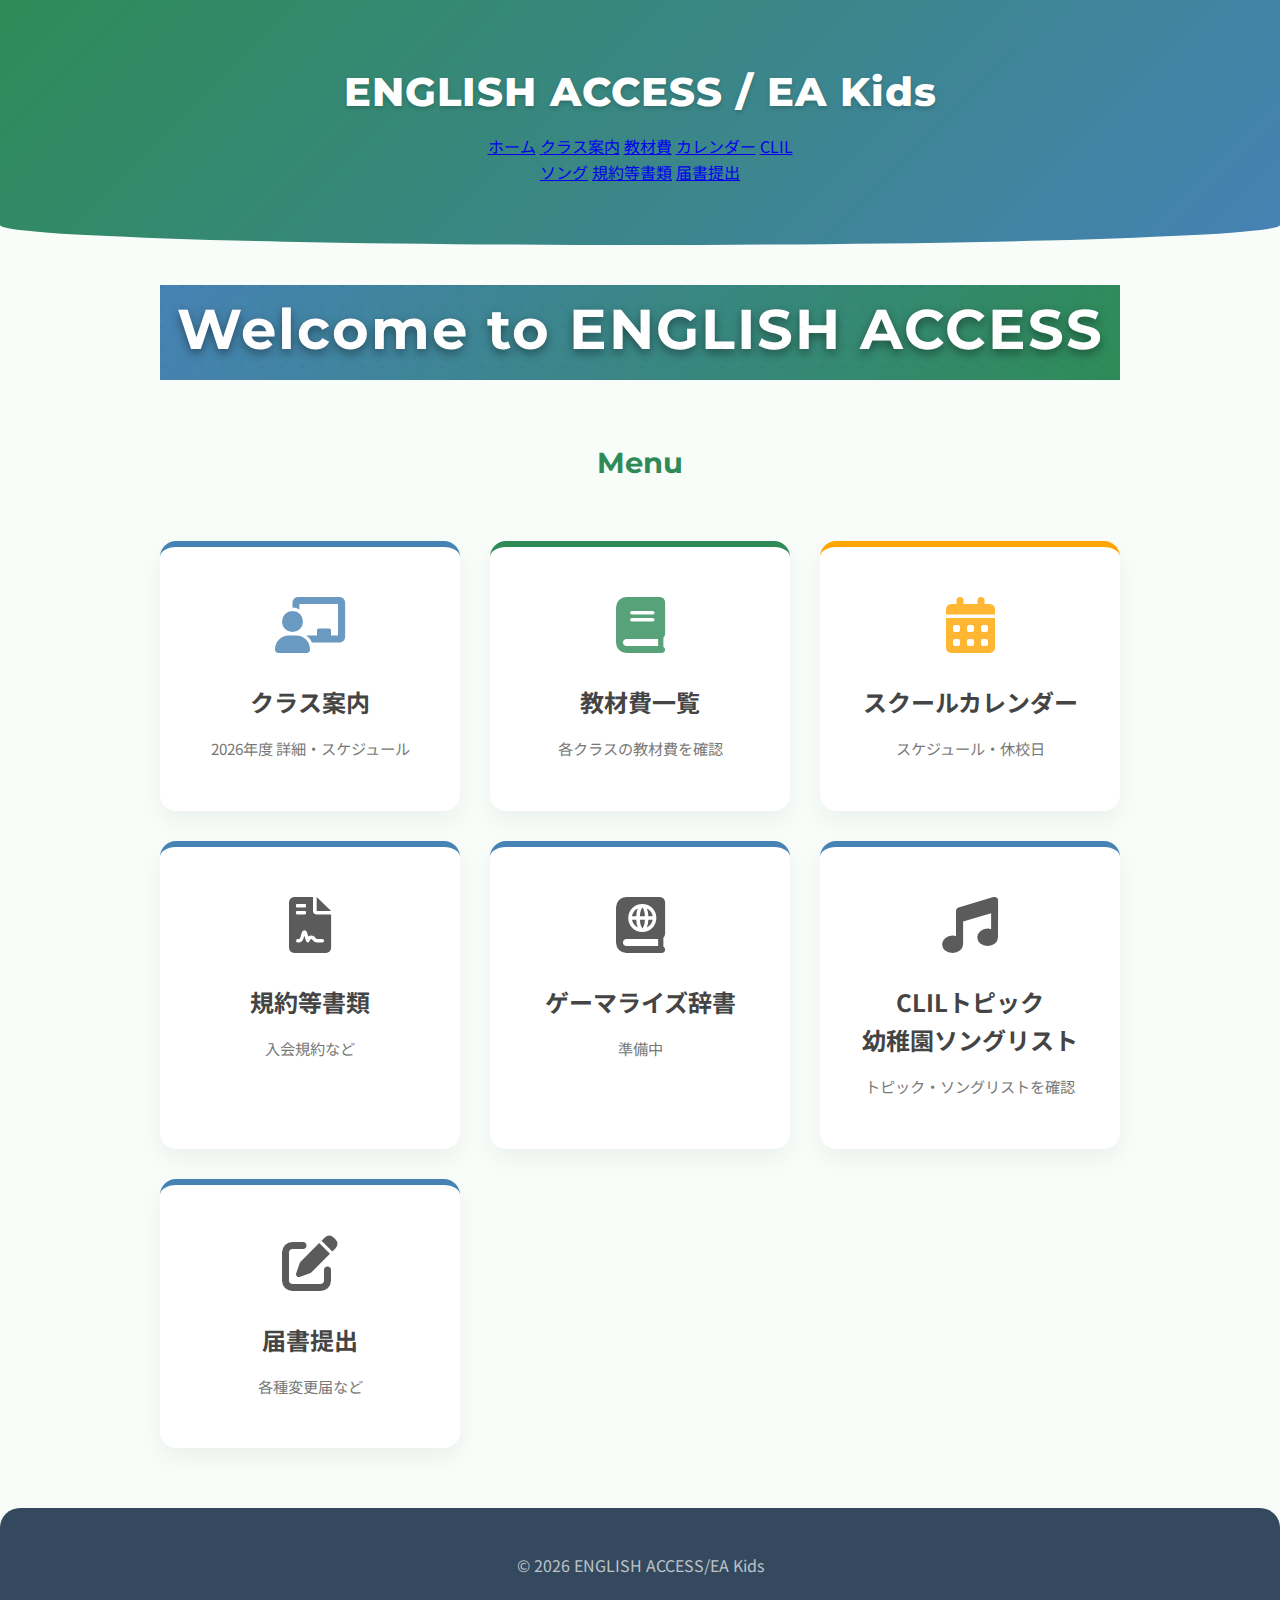
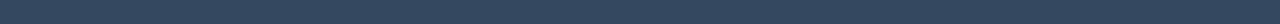
<file: index.html>
<!DOCTYPE html>
<html lang="ja">

<head>
    <meta charset="UTF-8">
    <meta name="viewport" content="width=device-width, initial-scale=1.0">
    <meta name="robots" content="noindex">
    <title>ホーム | ENGLISH ACCESS/EA Kids</title>
    <link rel="icon" type="image/png" href="img/favicon.png">
    <link rel="stylesheet" href="style.css">
    <link rel="stylesheet" href="https://cdnjs.cloudflare.com/ajax/libs/font-awesome/6.0.0-beta3/css/all.min.css">
    <!-- Google Fonts -->
    <link
        href="https://fonts.googleapis.com/css2?family=Montserrat:wght@600;800&family=Noto+Sans+JP:wght@400;700&display=swap"
        rel="stylesheet">
    <style>
        .menu-grid {
            display: grid;
            grid-template-columns: repeat(auto-fit, minmax(280px, 1fr));
            gap: 30px;
            margin-top: 40px;
        }

        .menu-card {
            background: white;
            border-radius: 12px;
            padding: 30px;
            box-shadow: 0 4px 12px rgba(0, 0, 0, 0.1);
            text-align: center;
            transition: transform 0.3s ease, box-shadow 0.3s ease;
            text-decoration: none;
            color: var(--text-color);
            border-top: 5px solid var(--primary-color);
            display: flex;
            flex-direction: column;
            align-items: center;
            justify-content: center;
            height: 100%;
        }

        .menu-card:hover {
            transform: translateY(-5px);
            box-shadow: 0 8px 16px rgba(0, 0, 0, 0.15);
        }

        .menu-icon {
            font-size: 3rem;
            color: var(--secondary-color);
            margin-bottom: 20px;
        }

        .menu-title {
            font-size: 1.4rem;
            font-weight: bold;
            color: var(--primary-color);
            margin-bottom: 10px;
        }

        .menu-desc {
            font-size: 0.95rem;
            color: #666;
        }
    </style>
</head>

<body>

    <header>
        <div class="container">
            <h1>ENGLISH ACCESS / EA Kids</h1>
            <!-- Global Navigation -->
            <nav class="global-nav">
                <a href="index.html" class="active">ホーム</a>
                <a href="2026-class-guide.html">クラス案内</a>
                <a href="material-fees.html">教材費</a>
                <a href="calendar.html">カレンダー</a>
                <a href="clil-songs.html">CLIL<br>ソング</a>
                <a href="documents.html">規約等書類</a>
                <a href="forms.html">届書提出</a>
            </nav>
        </div>
    </header>

    <div class="container">

        <!-- Hero Section -->
        <section class="hero-section simple">
            <h2 class="hero-title">Welcome to ENGLISH ACCESS</h2>
        </section>

        <!-- Main Contents -->
        <section>
            <h2 style="text-align: center; border: none; margin-bottom: 10px;">Menu</h2>
            <div class="quick-access-grid">
                <!-- Class Guide -->
                <a href="2026-class-guide.html" class="quick-card">
                    <i class="fas fa-chalkboard-teacher"></i>
                    <h3>クラス案内</h3>
                    <p>2026年度 詳細・スケジュール</p>
                </a>

                <!-- Material Fees -->
                <a href="material-fees.html" class="quick-card">
                    <i class="fas fa-book"></i>
                    <h3>教材費一覧</h3>
                    <p>各クラスの教材費を確認</p>
                </a>

                <!-- Calendar -->
                <a href="calendar.html" class="quick-card">
                    <i class="fas fa-calendar-alt"></i>
                    <h3>スクールカレンダー</h3>
                    <p>スケジュール・休校日</p>
                </a>

                <!-- Documents -->
                <a href="documents.html" class="quick-card">
                    <i class="fas fa-file-contract"></i>
                    <h3>規約等書類</h3>
                    <p>入会規約など</p>
                </a>

                <!-- Gamerize Dictionary (Placeholder) -->
                <a href="#" class="quick-card" onclick="alert('準備中です'); return false;">
                    <i class="fas fa-book-atlas"></i>
                    <h3>ゲーマライズ辞書</h3>
                    <p>準備中</p>
                </a>

                <!-- CLIL / Song List -->
                <a href="clil-songs.html" class="quick-card">
                    <i class="fas fa-music"></i>
                    <h3>CLILトピック<br>幼稚園ソングリスト</h3>
                    <p>トピック・ソングリストを確認</p>
                </a>

                <!-- Forms -->
                <a href="forms.html" class="quick-card">
                    <i class="fas fa-edit"></i>
                    <h3>届書提出</h3>
                    <p>各種変更届など</p>
                </a>
            </div>
        </section>

    </div>

    <footer>
        <div class="container">
            <p>&copy; 2026 ENGLISH ACCESS/EA Kids</p>
        </div>
    </footer>

</body>

</html>
</file>
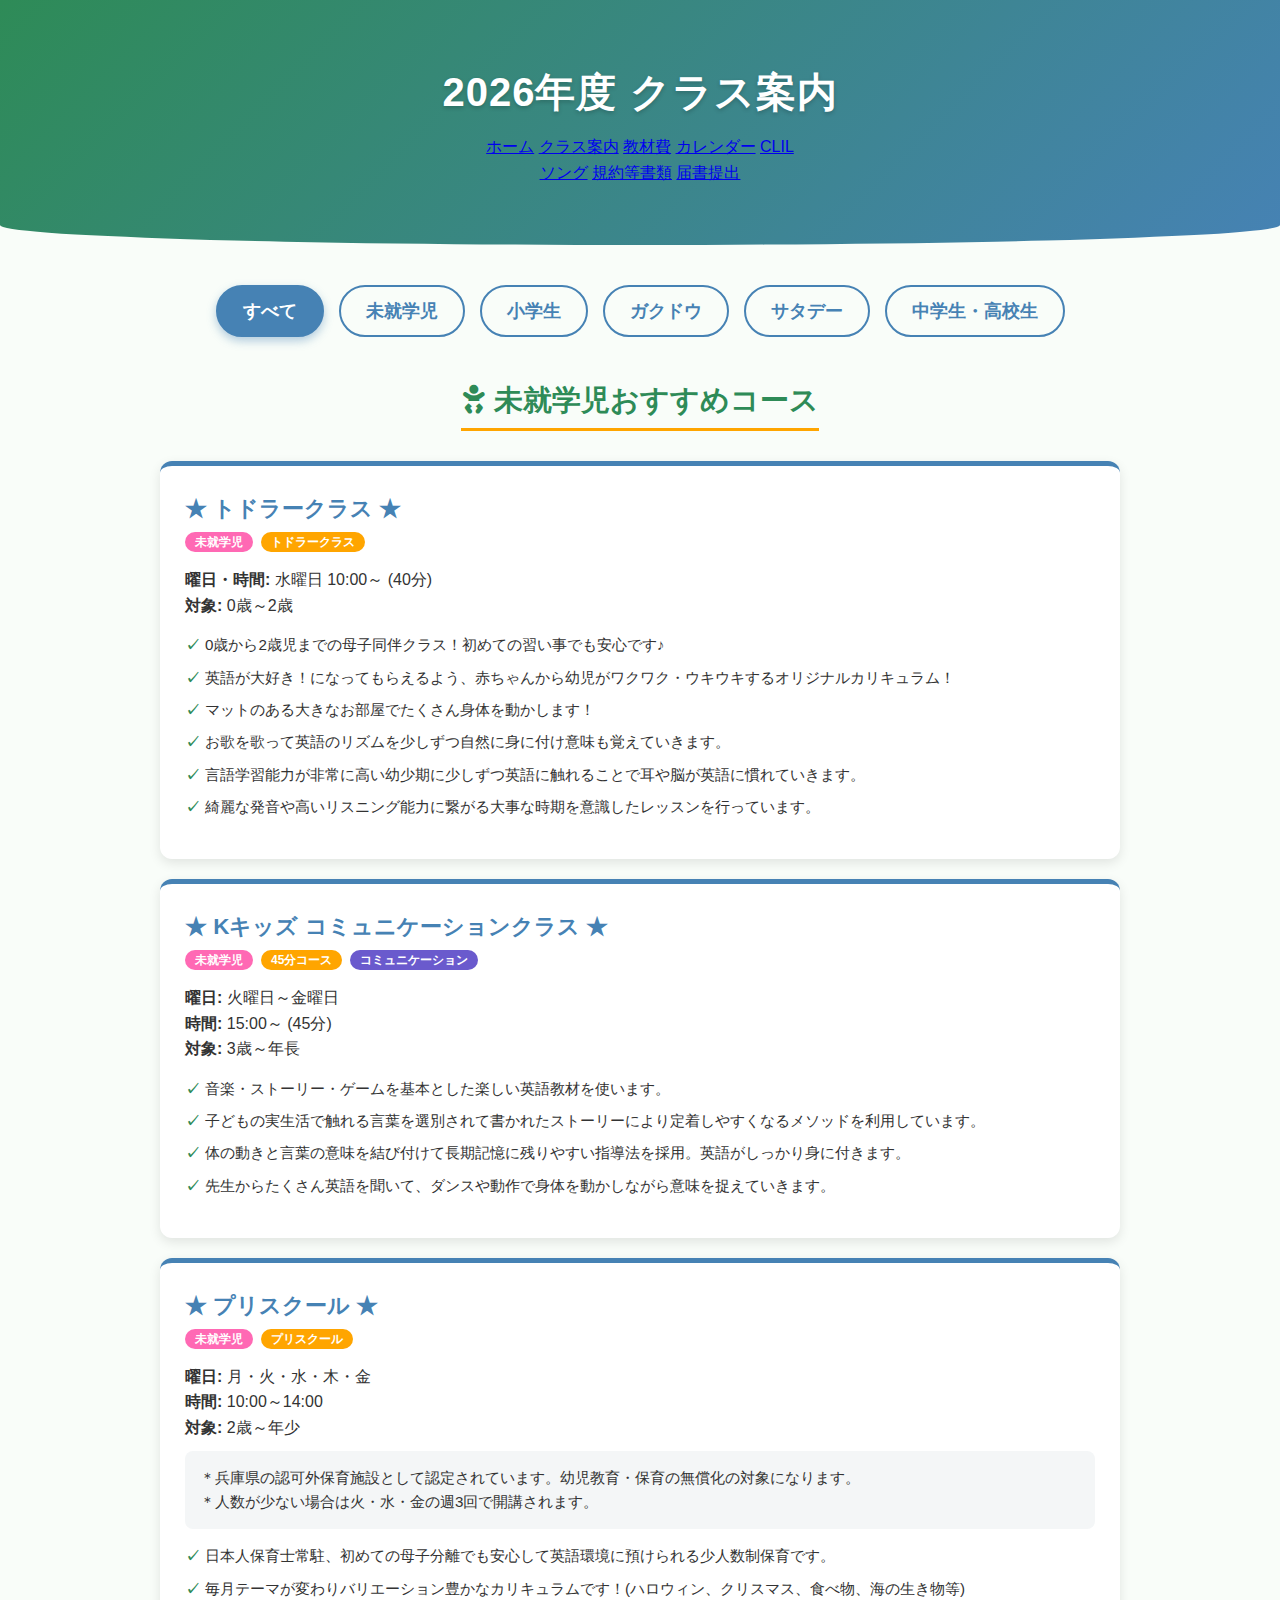
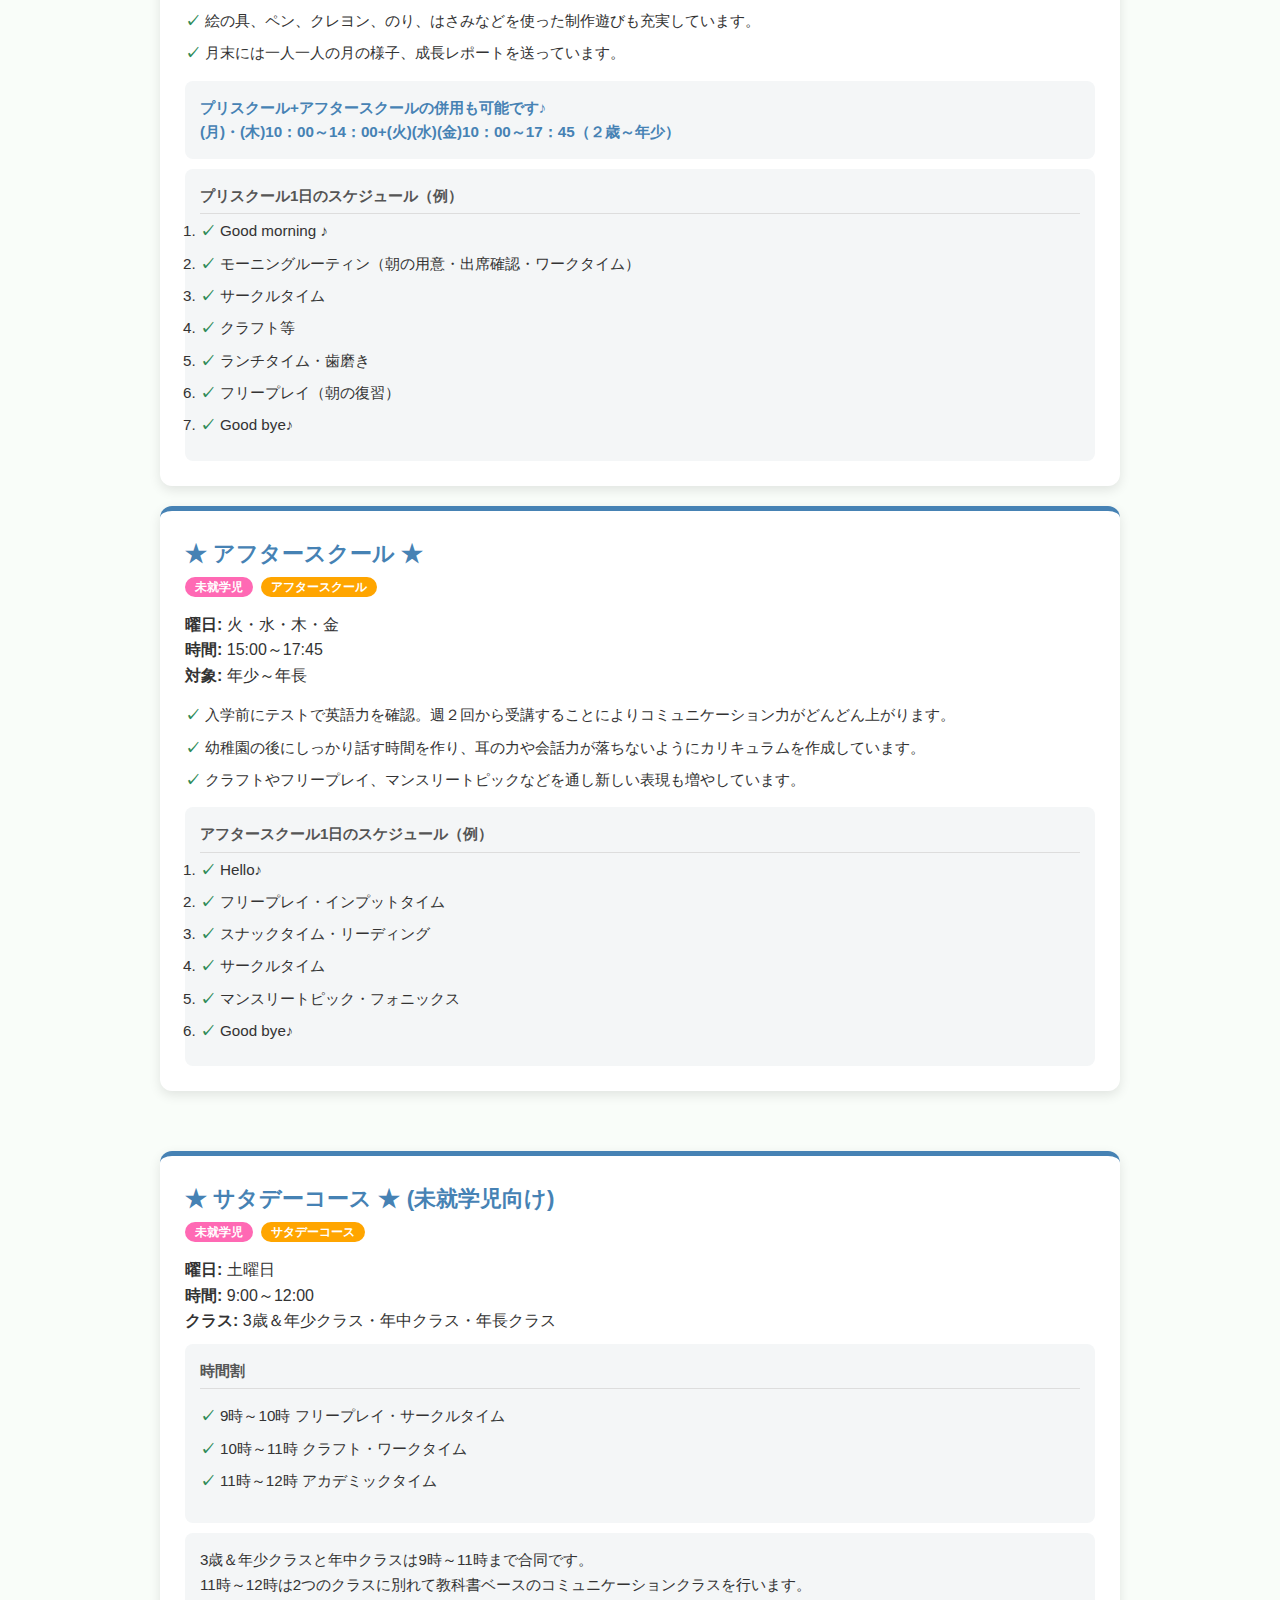
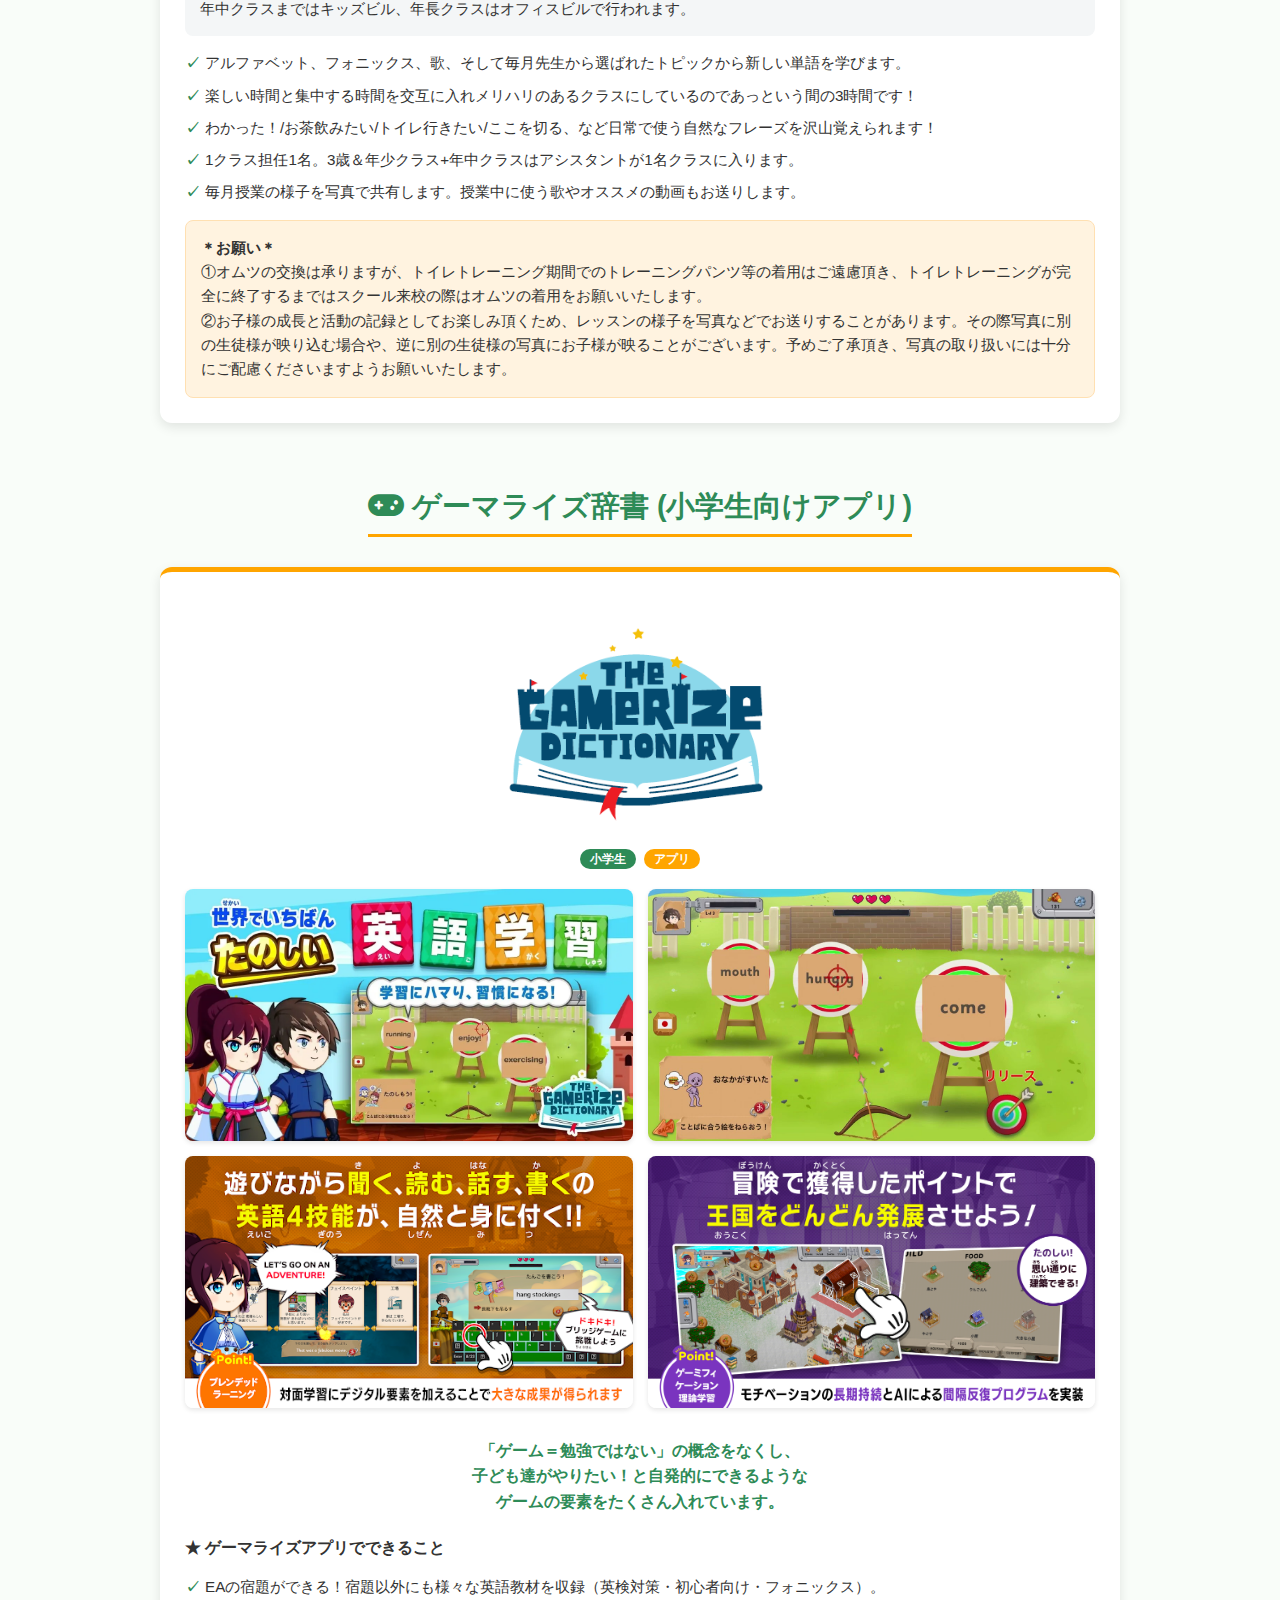
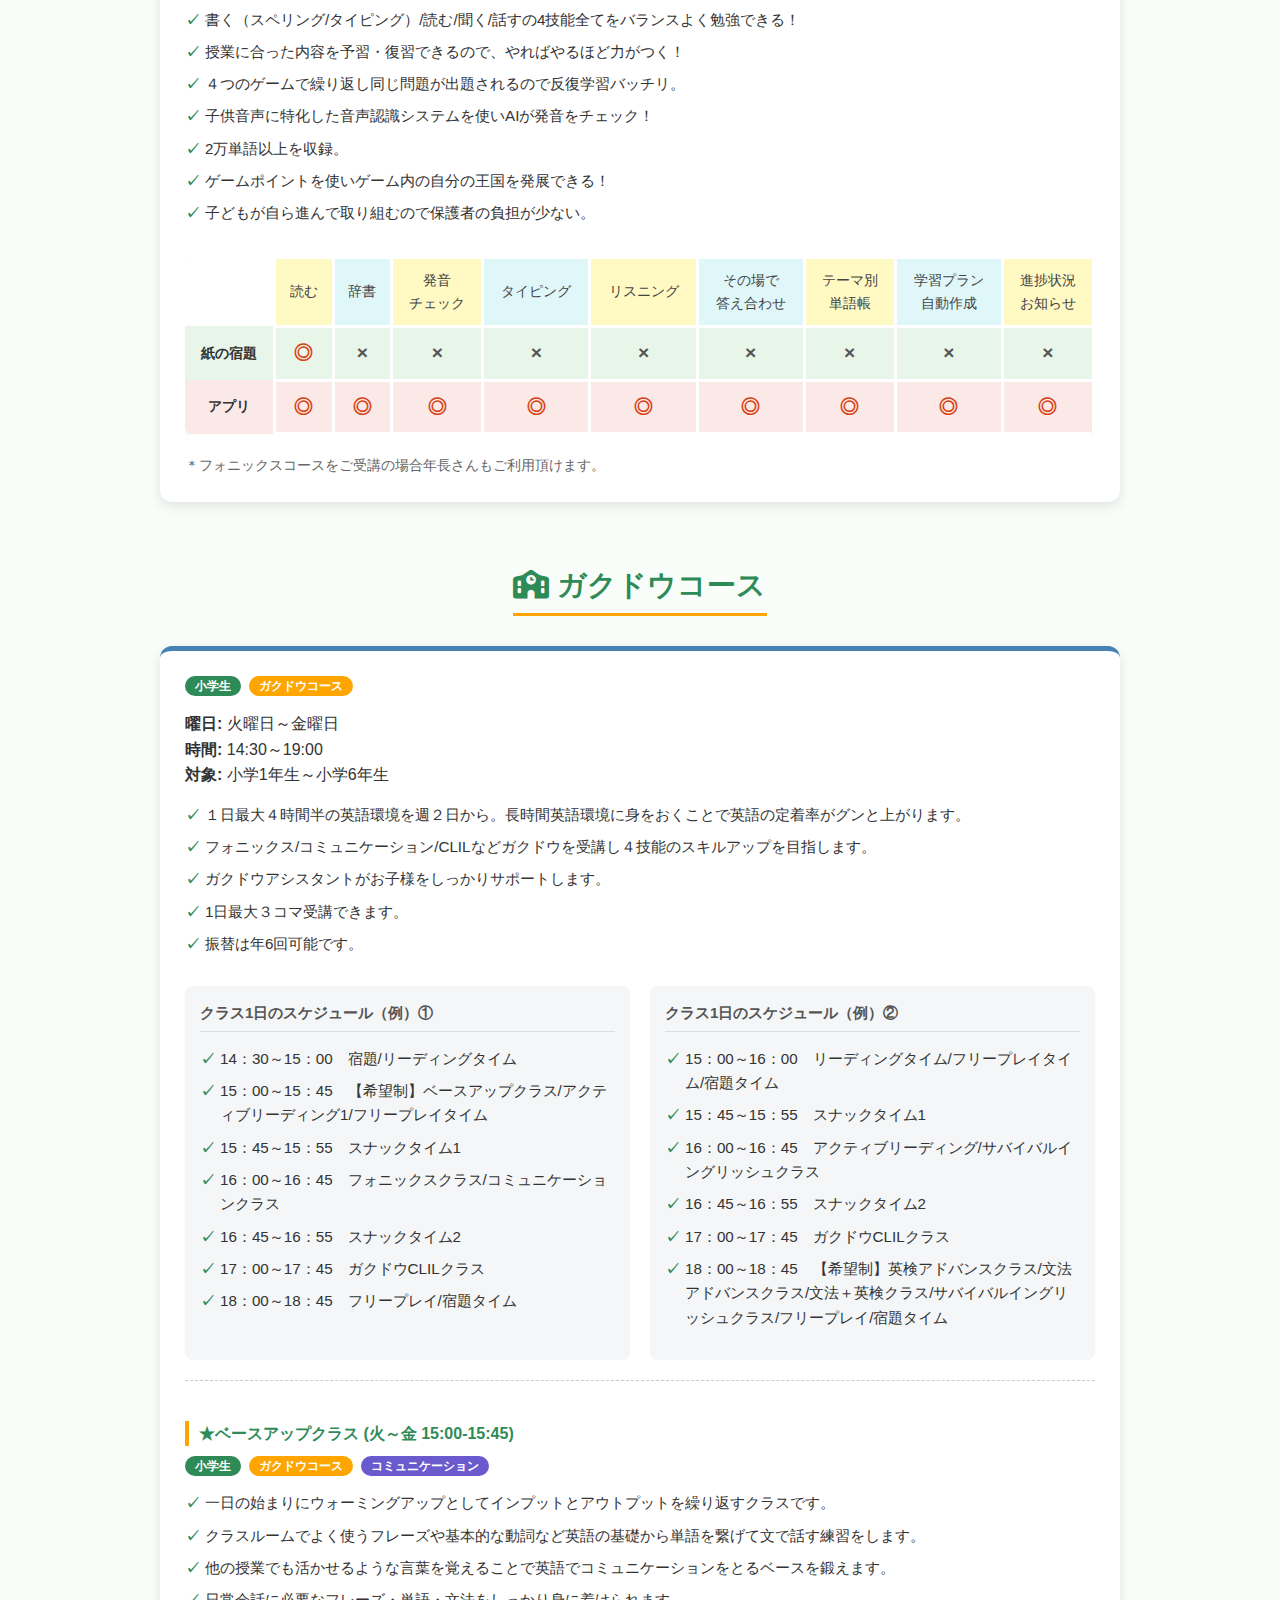
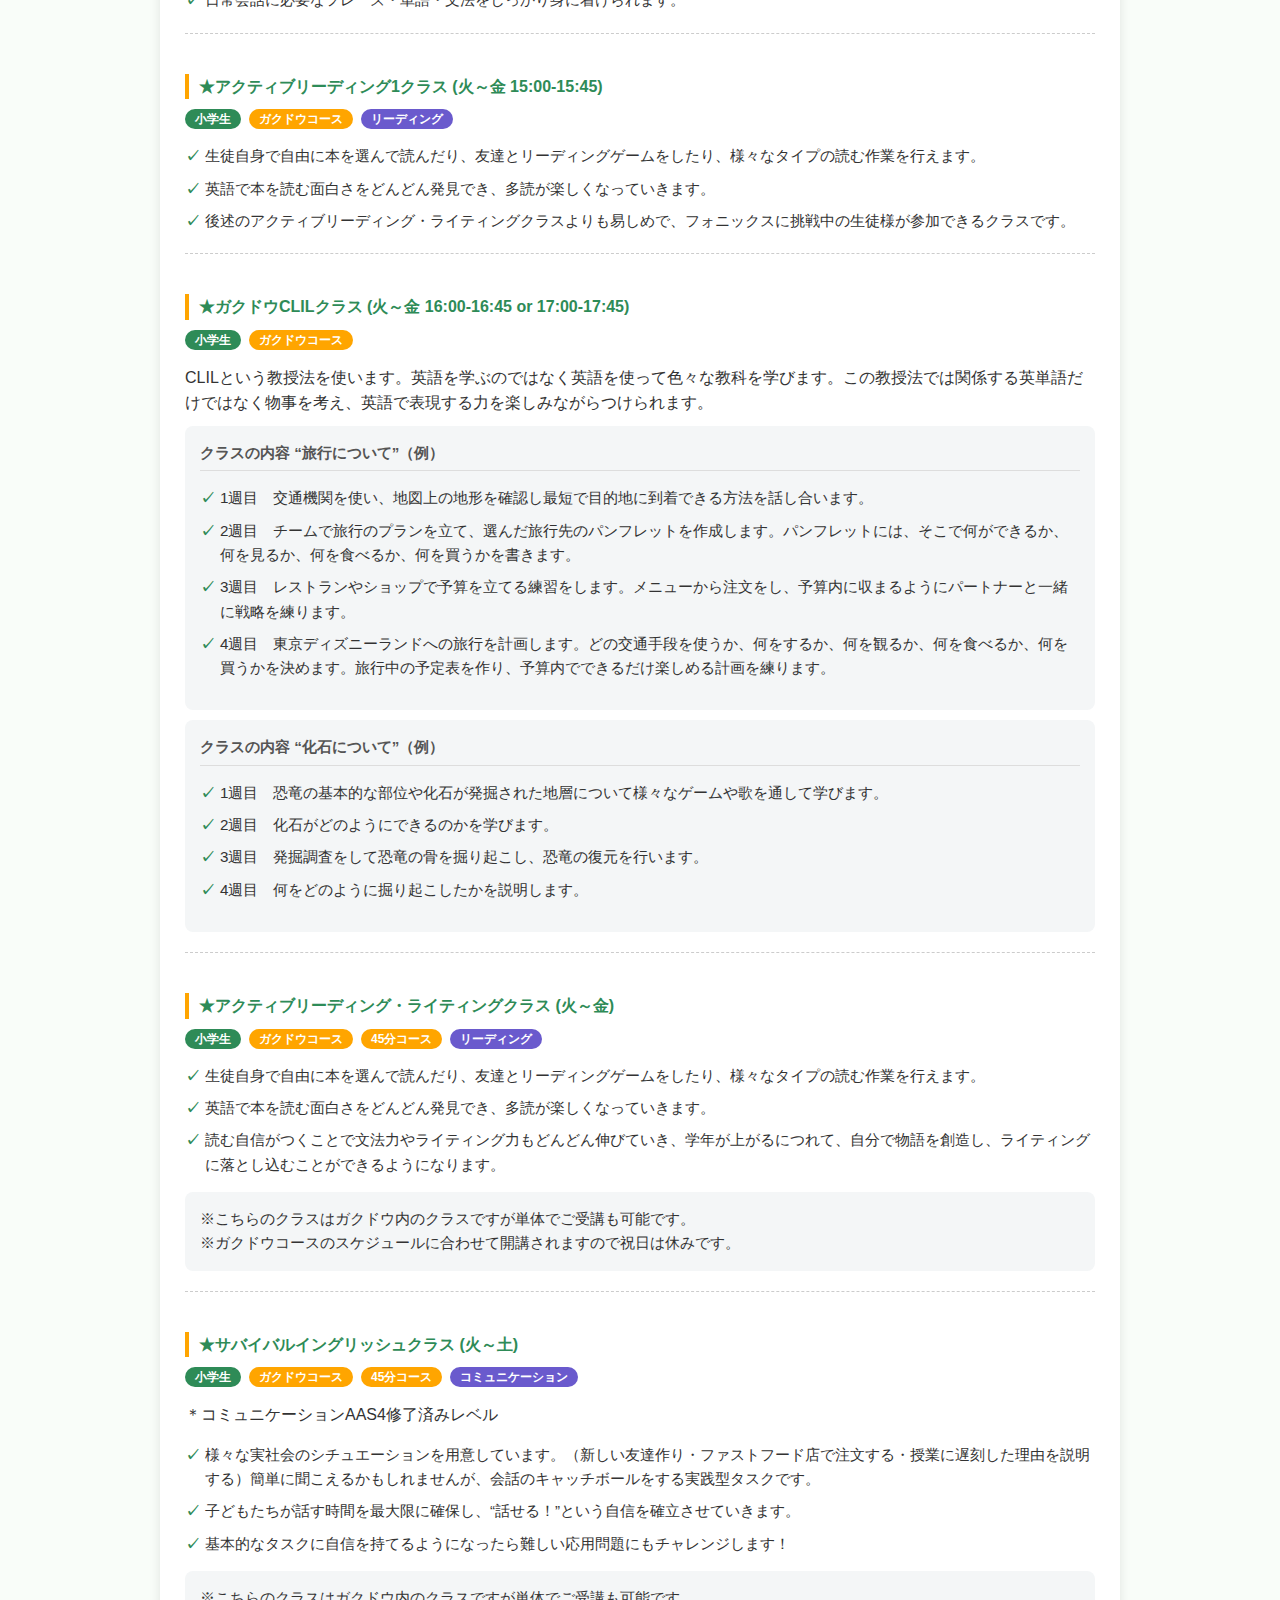
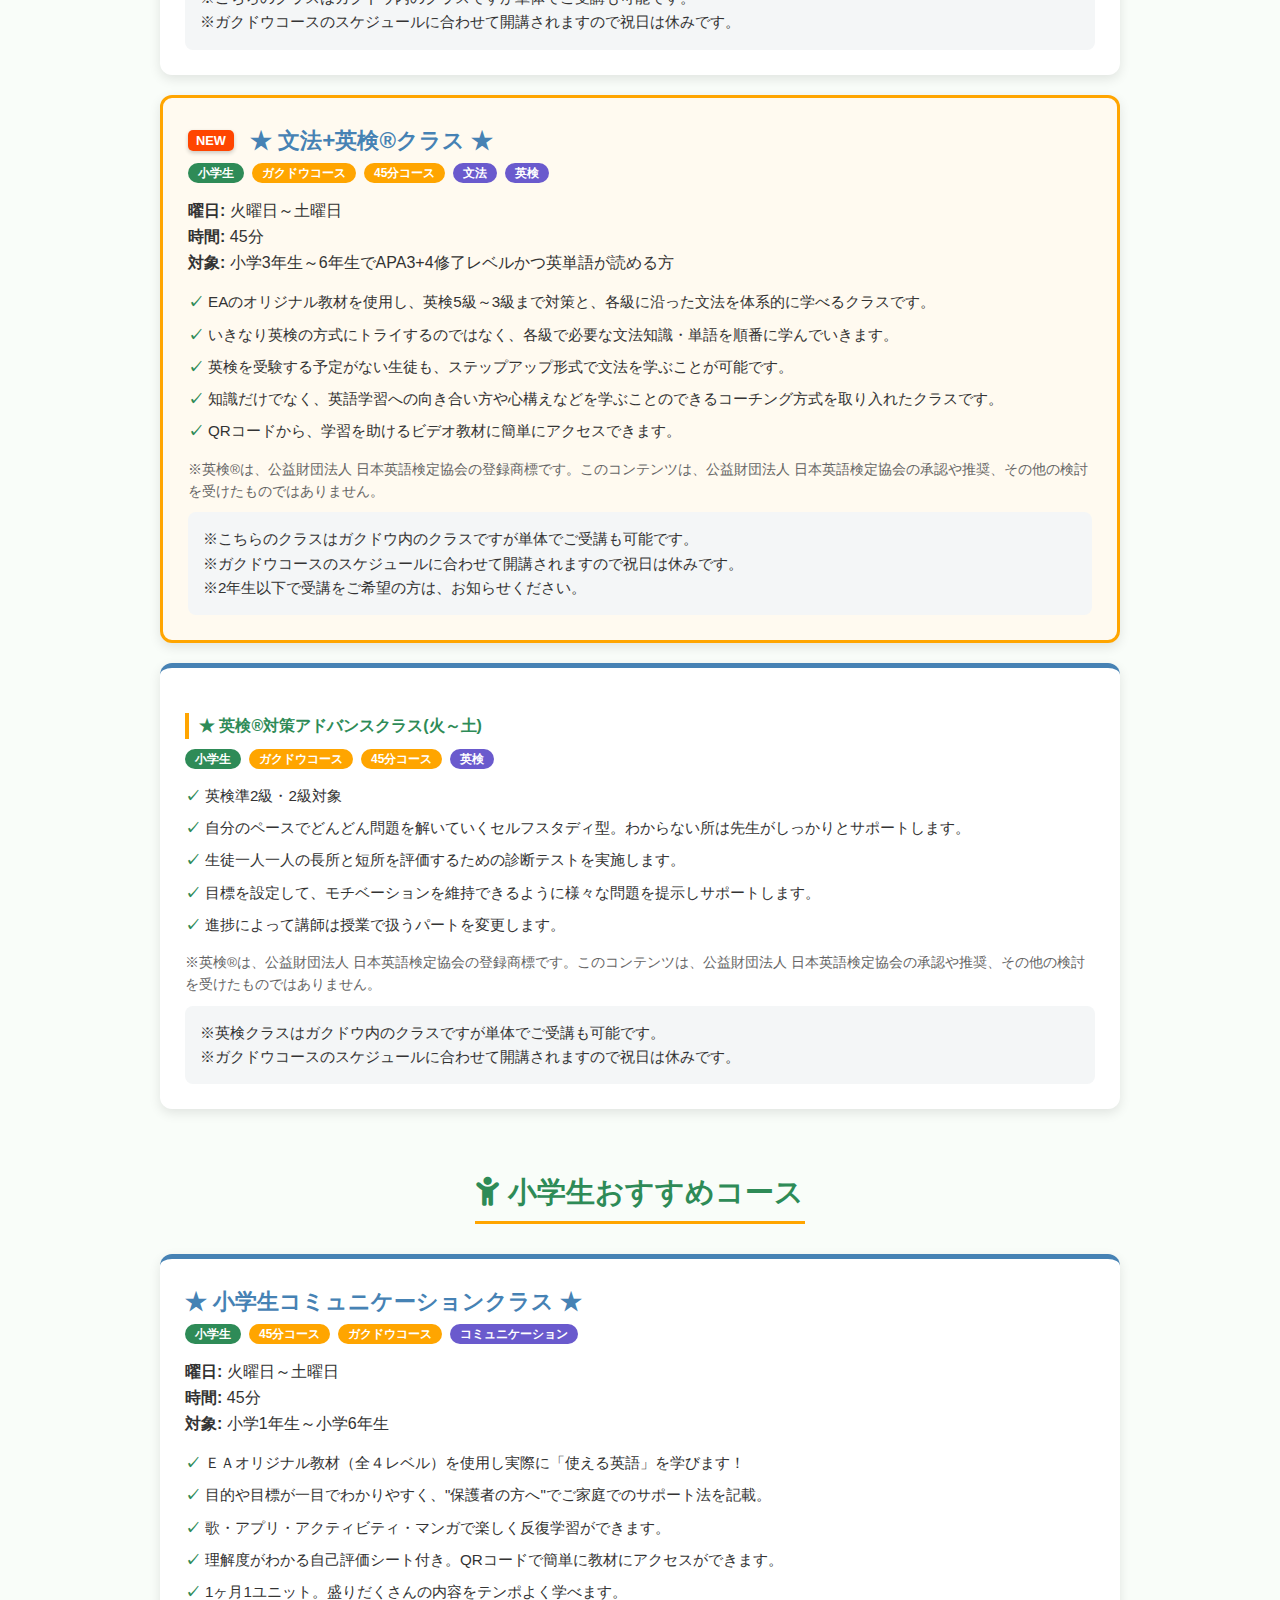
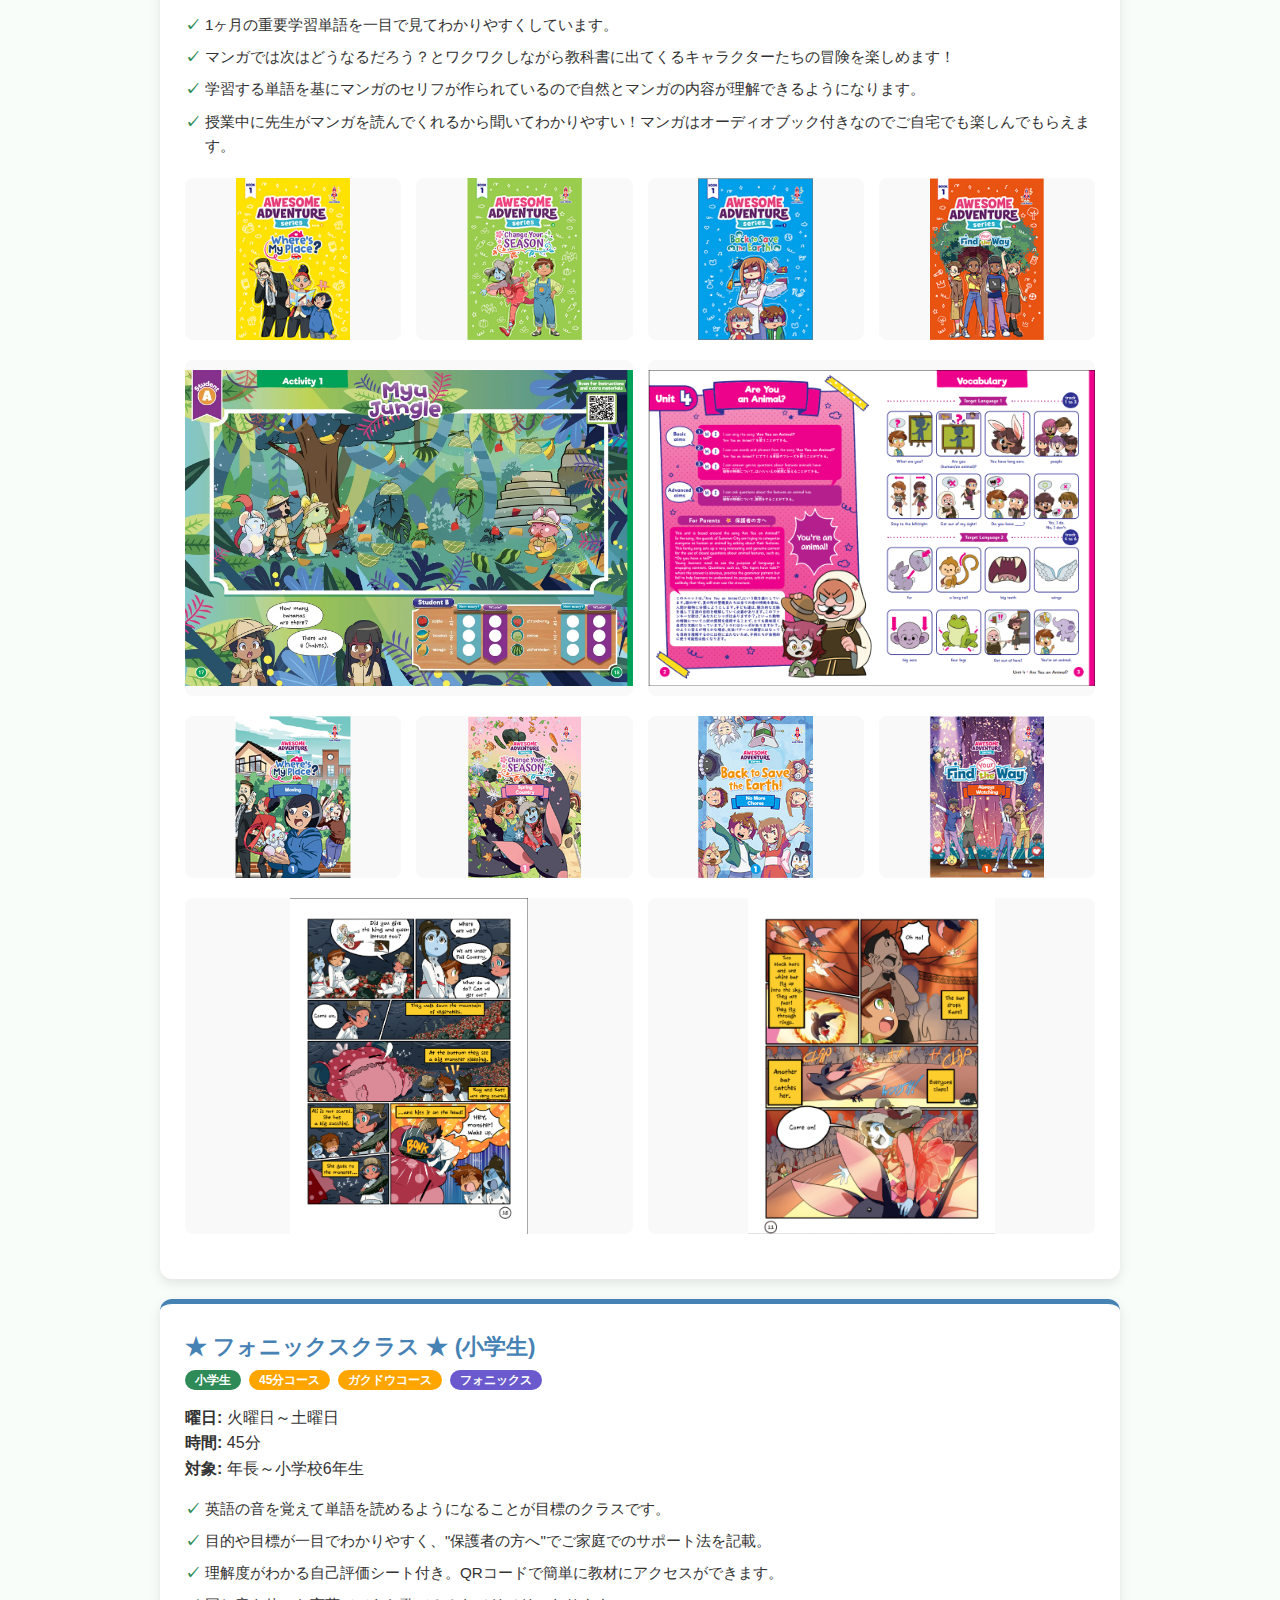
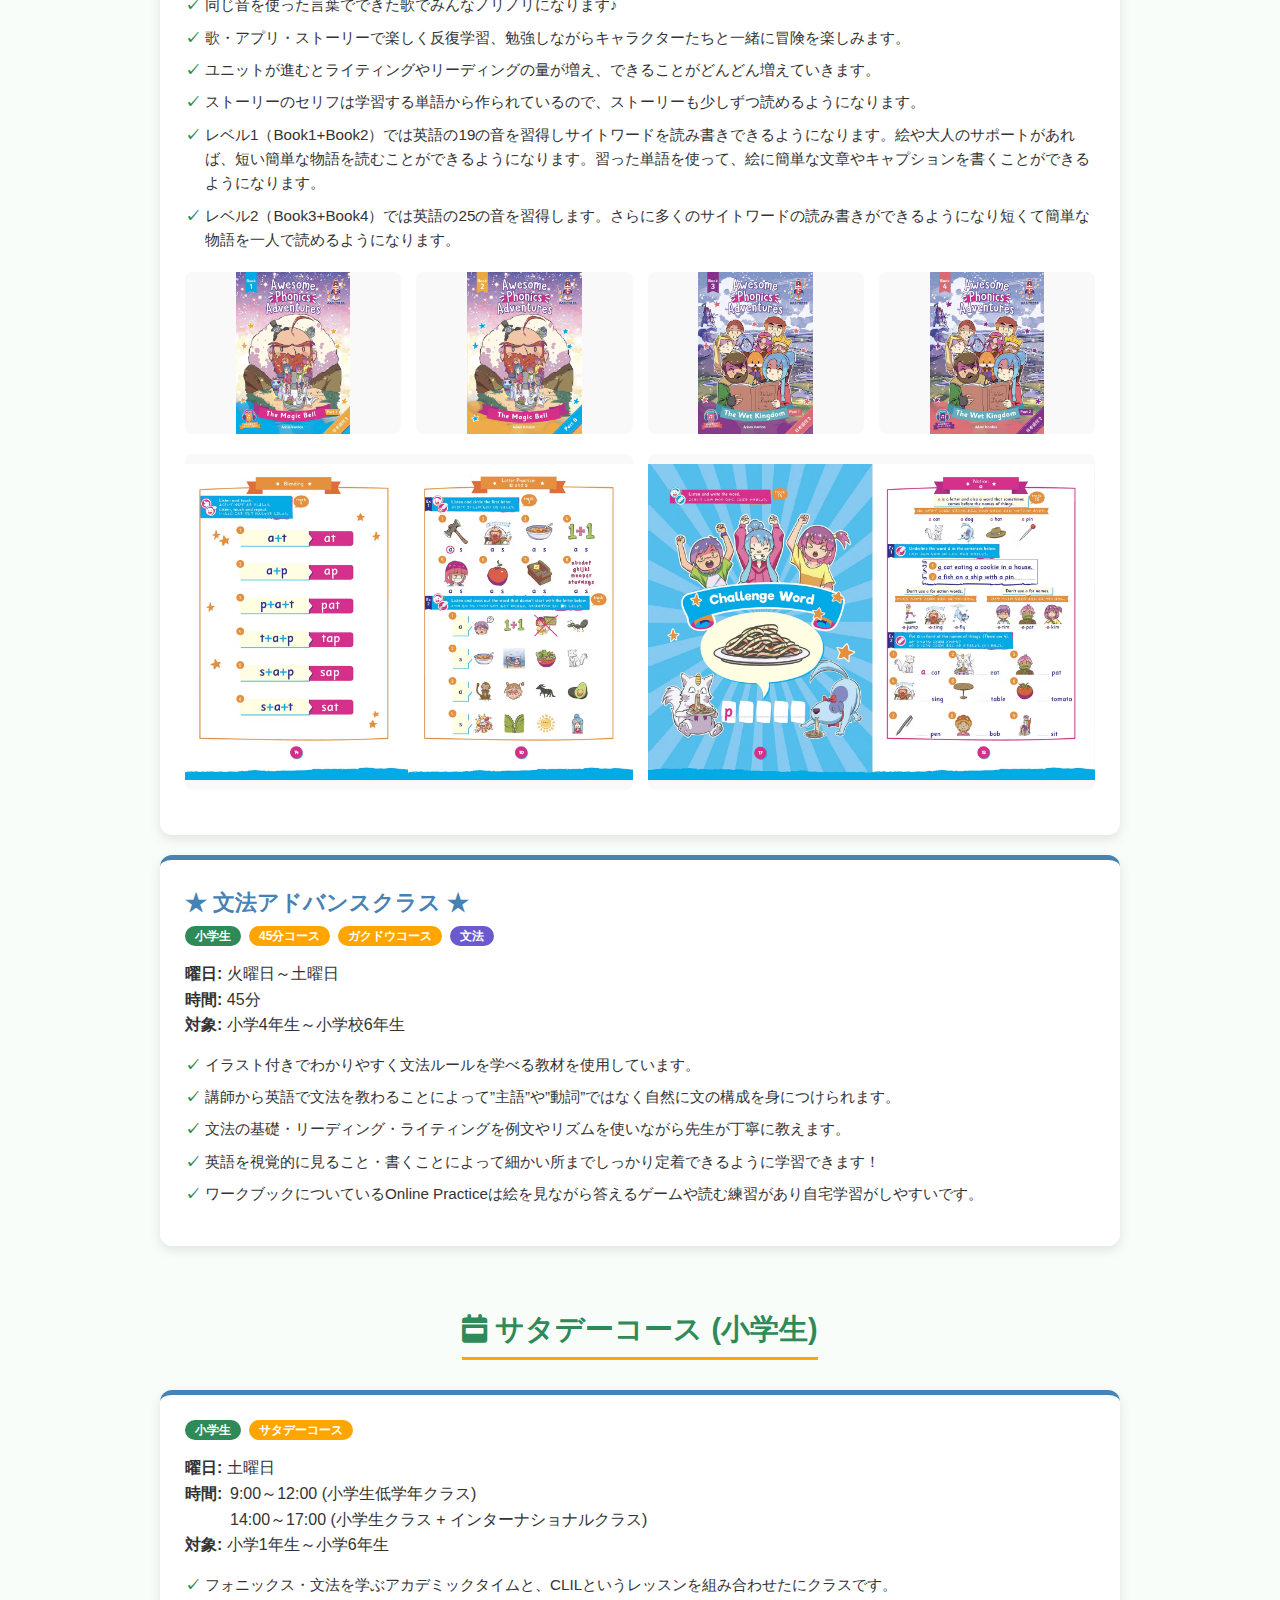
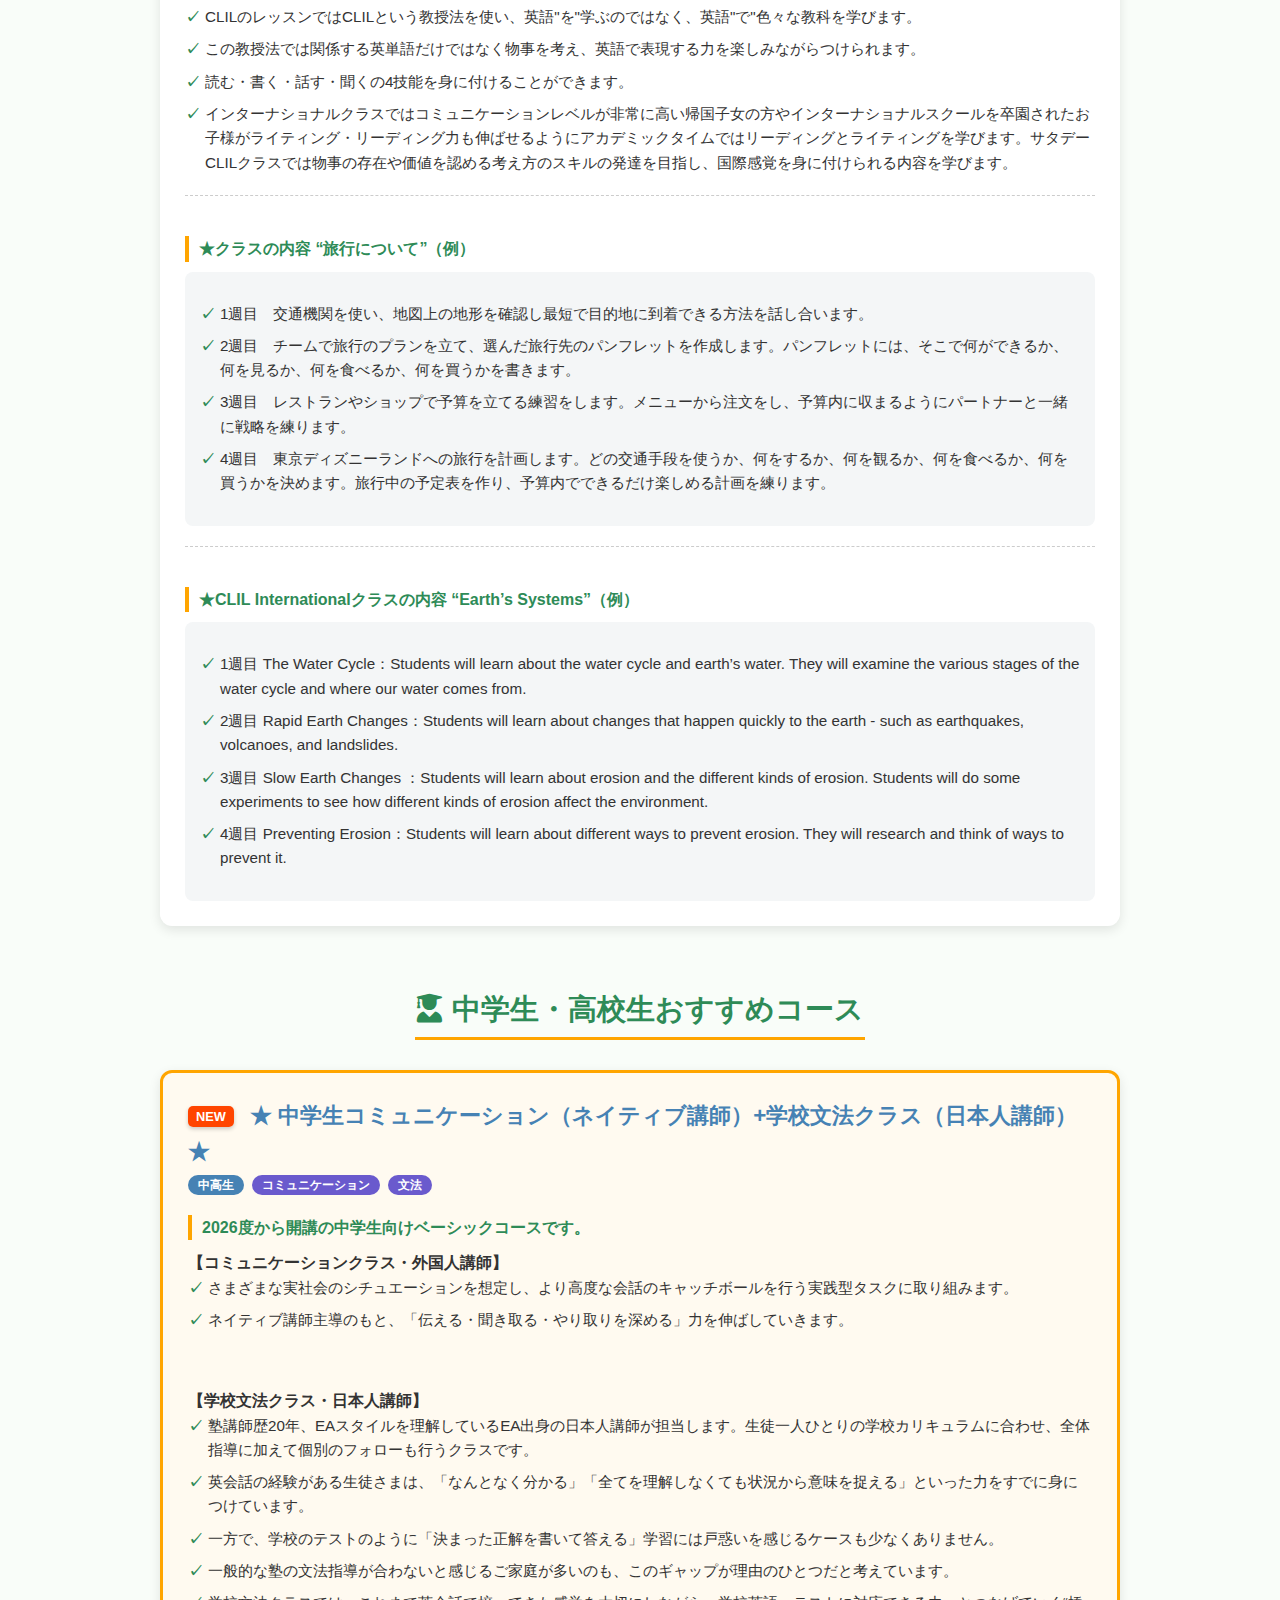
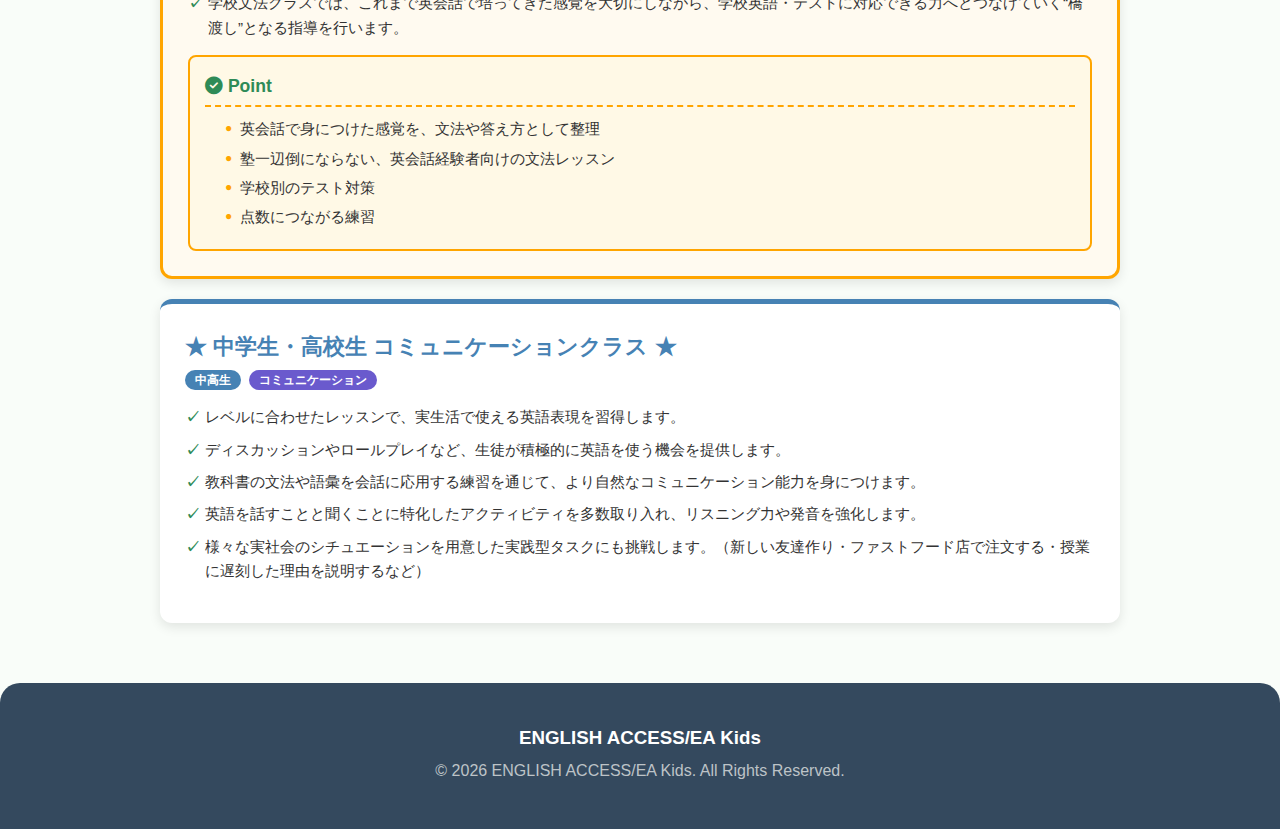
<file: 2026-class-guide.html>
<!DOCTYPE html>
<html lang="ja">

<head>
    <meta charset="UTF-8">
    <meta name="viewport" content="width=device-width, initial-scale=1.0">
    <meta name="robots" content="noindex">
    <title>2026年度 クラス案内 | ENGLISH ACCESS/EA Kids</title>
    <link rel="icon" type="image/png" href="img/favicon.png">
    <link rel="stylesheet" href="style.css">
    <link rel="stylesheet" href="https://cdnjs.cloudflare.com/ajax/libs/font-awesome/6.0.0-beta3/css/all.min.css">
</head>

<body>

    <header>
        <div class="container">
            <h1>2026年度 クラス案内</h1>
            <nav class="global-nav">
                <a href="index.html">ホーム</a>
                <a href="2026-class-guide.html" class="active">クラス案内</a>
                <a href="material-fees.html">教材費</a>
                <a href="calendar.html">カレンダー</a>
                <a href="clil-songs.html">CLIL<br>ソング</a>
                <a href="documents.html">規約等書類</a>
                <a href="forms.html">届書提出</a>
            </nav>
        </div>
    </header>

    <div class="container">

        <!-- Notification -->

        <!-- Tab Navigation -->
        <div class="tab-container">
            <button class="tab-btn active" data-filter="all">すべて</button>
            <button class="tab-btn" data-filter="preschool">未就学児</button>
            <button class="tab-btn" data-filter="elementary">小学生</button>
            <button class="tab-btn" data-filter="gakudo">ガクドウ</button>
            <button class="tab-btn" data-filter="saturday">サタデー</button>
            <button class="tab-btn" data-filter="teens">中学生・高校生</button>
        </div>

        <!-- Preschool -->
        <section id="preschool-toddler" class="category-section" data-category="preschool">
            <h2><i class="fas fa-baby"></i> 未就学児おすすめコース</h2>

            <div class="class-card full-width">
                <h3>★ トドラークラス ★</h3>
                <div class="card-tags">
                    <span class="tag tag-preschool">未就学児</span>
                    <span class="tag tag-course">トドラークラス</span>
                </div>
                <p><strong>曜日・時間:</strong> 水曜日 10:00～ (40分)</p>
                <p><strong>対象:</strong> 0歳～2歳</p>
                <ul>
                    <li>0歳から2歳児までの母子同伴クラス！初めての習い事でも安心です♪</li>
                    <li>英語が大好き！になってもらえるよう、赤ちゃんから幼児がワクワク・ウキウキするオリジナルカリキュラム！</li>
                    <li>マットのある大きなお部屋でたくさん身体を動かします！</li>
                    <li>お歌を歌って英語のリズムを少しずつ自然に身に付け意味も覚えていきます。</li>
                    <li>言語学習能力が非常に高い幼少期に少しずつ英語に触れることで耳や脳が英語に慣れていきます。</li>
                    <li>綺麗な発音や高いリスニング能力に繋がる大事な時期を意識したレッスンを行っています。</li>
                </ul>

            </div>

            <div class="class-card full-width">
                <h3>★ Kキッズ コミュニケーションクラス ★</h3>
                <div class="card-tags">
                    <span class="tag tag-preschool">未就学児</span>
                    <span class="tag tag-course">45分コース</span>
                    <span class="tag tag-attribute">コミュニケーション</span>
                </div>
                <p><strong>曜日:</strong> 火曜日～金曜日</p>
                <p><strong>時間:</strong> 15:00～ (45分)</p>
                <p><strong>対象:</strong> 3歳～年長</p>
                <ul>
                    <li>音楽・ストーリー・ゲームを基本とした楽しい英語教材を使います。</li>
                    <li>子どもの実生活で触れる言葉を選別されて書かれたストーリーにより定着しやすくなるメソッドを利用しています。</li>
                    <li>体の動きと言葉の意味を結び付けて長期記憶に残りやすい指導法を採用。英語がしっかり身に付きます。</li>
                    <li>先生からたくさん英語を聞いて、ダンスや動作で身体を動かしながら意味を捉えていきます。</li>
                </ul>

            </div>


            <div class="class-card full-width">
                <h3>★ プリスクール ★</h3>
                <div class="card-tags">
                    <span class="tag tag-preschool">未就学児</span>
                    <span class="tag tag-course">プリスクール</span>
                </div>
                <p><strong>曜日:</strong> 月・火・水・木・金</p>
                <p><strong>時間:</strong> 10:00～14:00</p>
                <p><strong>対象:</strong> 2歳～年少</p>
                <div class="note-box">
                    <p>＊兵庫県の認可外保育施設として認定されています。幼児教育・保育の無償化の対象になります。</p>
                    <p>＊人数が少ない場合は火・水・金の週3回で開講されます。</p>
                </div>
                <ul>
                    <li>日本人保育士常駐、初めての母子分離でも安心して英語環境に預けられる少人数制保育です。</li>
                    <li>毎月テーマが変わりバリエーション豊かなカリキュラムです！(ハロウィン、クリスマス、食べ物、海の生き物等)</li>
                    <li>絵の具、ペン、クレヨン、のり、はさみなどを使った制作遊びも充実しています。</li>
                    <li>月末には一人一人の月の様子、成長レポートを送っています。</li>
                </ul>

                <div class="note-box" style="margin-top: 15px; font-weight: bold; color: var(--secondary-color);">
                    <p>プリスクール+アフタースクールの併用も可能です♪</p>
                    <p>(月)・(木)10：00～14：00+(火)(水)(金)10：00～17：45（２歳～年少）</p>
                </div>
                <div class="schedule-box">
                    <strong>プリスクール1日のスケジュール（例）</strong>
                    <ol>
                        <li>Good morning ♪</li>
                        <li>モーニングルーティン（朝の用意・出席確認・ワークタイム）</li>
                        <li>サークルタイム</li>
                        <li>クラフト等</li>
                        <li>ランチタイム・歯磨き</li>
                        <li>フリープレイ（朝の復習）</li>
                        <li>Good bye♪</li>
                    </ol>
                </div>
            </div>

            <div class="class-card full-width">
                <h3>★ アフタースクール ★</h3>
                <div class="card-tags">
                    <span class="tag tag-preschool">未就学児</span>
                    <span class="tag tag-course">アフタースクール</span>
                </div>
                <p><strong>曜日:</strong> 火・水・木・金</p>
                <p><strong>時間:</strong> 15:00～17:45</p>
                <p><strong>対象:</strong> 年少～年長</p>
                <ul>
                    <li>入学前にテストで英語力を確認。週２回から受講することによりコミュニケーション力がどんどん上がります。</li>
                    <li>幼稚園の後にしっかり話す時間を作り、耳の力や会話力が落ちないようにカリキュラムを作成しています。</li>
                    <li>クラフトやフリープレイ、マンスリートピックなどを通し新しい表現も増やしています。</li>
                </ul>

                <div class="schedule-box">
                    <strong>アフタースクール1日のスケジュール（例）</strong>
                    <ol>
                        <li>Hello♪</li>
                        <li>フリープレイ・インプットタイム</li>
                        <li>スナックタイム・リーディング</li>
                        <li>サークルタイム</li>
                        <li>マンスリートピック・フォニックス</li>
                        <li>Good bye♪</li>
                    </ol>
                </div>
            </div>
        </section>

        <!-- Preschool Saturday (Split for tab filtering) -->
        <section id="preschool-saturday" class="category-section" data-category="preschool saturday">
            <div class="class-card full-width">
                <h3>★ サタデーコース ★ (未就学児向け)</h3>
                <div class="card-tags">
                    <span class="tag tag-preschool">未就学児</span>
                    <span class="tag tag-course">サタデーコース</span>
                </div>
                <p><strong>曜日:</strong> 土曜日</p>
                <p><strong>時間:</strong> 9:00～12:00</p>
                <p><strong>クラス:</strong> 3歳＆年少クラス・年中クラス・年長クラス</p>

                <div class="schedule-box">
                    <strong>時間割</strong>
                    <ul>
                        <li>9時～10時 フリープレイ・サークルタイム</li>
                        <li>10時～11時 クラフト・ワークタイム</li>
                        <li>11時～12時 アカデミックタイム</li>
                    </ul>
                </div>

                <div class="note-box" style="margin-top: 10px;">
                    <p>3歳＆年少クラスと年中クラスは9時～11時まで合同です。</p>
                    <p>11時～12時は2つのクラスに別れて教科書ベースのコミュニケーションクラスを行います。</p>
                    <p>年中クラスまではキッズビル、年長クラスはオフィスビルで行われます。</p>
                </div>

                <ul>
                    <li>アルファベット、フォニックス、歌、そして毎月先生から選ばれたトピックから新しい単語を学びます。</li>
                    <li>楽しい時間と集中する時間を交互に入れメリハリのあるクラスにしているのであっという間の3時間です！</li>
                    <li>わかった！/お茶飲みたい/トイレ行きたい/ここを切る、など日常で使う自然なフレーズを沢山覚えられます！</li>
                    <li>1クラス担任1名。3歳＆年少クラス+年中クラスはアシスタントが1名クラスに入ります。</li>
                    <li>毎月授業の様子を写真で共有します。授業中に使う歌やオススメの動画もお送りします。</li>
                </ul>


                <div class="note-box warning">
                    <strong>＊お願い＊</strong>
                    <p>①オムツの交換は承りますが、トイレトレーニング期間でのトレーニングパンツ等の着用はご遠慮頂き、トイレトレーニングが完全に終了するまではスクール来校の際はオムツの着用をお願いいたします。</p>
                    <p>②お子様の成長と活動の記録としてお楽しみ頂くため、レッスンの様子を写真などでお送りすることがあります。その際写真に別の生徒様が映り込む場合や、逆に別の生徒様の写真にお子様が映ることがございます。予めご了承頂き、写真の取り扱いには十分にご配慮くださいますようお願いいたします。
                    </p>
                </div>
            </div>
        </section>

        <!-- Gamerize App 画像等追加予定-->
        <section id="app" class="category-section" data-category="elementary">
            <h2><i class="fas fa-gamepad"></i> ゲーマライズ辞書 (小学生向けアプリ)</h2>
            <div class="class-card full-width" style="border-top-color: var(--accent-color);">
                <img src="img/The Gamerize Dictionary Logo 透過.png" alt="The Gamerize Dictionary" class="gamerize-logo">
                <div class="card-tags" style="justify-content: center; margin-bottom: 20px;">
                    <span class="tag tag-elementary">小学生</span>
                    <span class="tag tag-course">アプリ</span>
                </div>

                <div class="gamerize-grid">
                    <img src="img/gamerize1.webp" alt="Gamerize Screen 1">
                    <img src="img/gamerize2.jpg" alt="Gamerize Screen 2">
                    <img src="img/gamerize3.webp" alt="Gamerize Screen 3">
                    <img src="img/gamerize4.webp" alt="Gamerize Screen 4">
                </div>

                <p
                    style="text-align: center; margin-bottom: 20px; font-weight: bold; font-size: 1rem; color: var(--primary-color);">
                    「ゲーム＝勉強ではない」の概念をなくし、<br>
                    子ども達がやりたい！と自発的にできるような<br>
                    ゲームの要素をたくさん入れています。
                </p>

                <strong>★ ゲーマライズアプリでできること</strong>
                <ul>
                    <li>EAの宿題ができる！宿題以外にも様々な英語教材を収録（英検対策・初心者向け・フォニックス）。</li>
                    <li>書く（スペリング/タイピング）/読む/聞く/話すの4技能全てをバランスよく勉強できる！</li>
                    <li>授業に合った内容を予習・復習できるので、やればやるほど力がつく！</li>
                    <li>４つのゲームで繰り返し同じ問題が出題されるので反復学習バッチリ。</li>
                    <li>子供音声に特化した音声認識システムを使いAIが発音をチェック！</li>
                    <li>2万単語以上を収録。</li>
                    <li>ゲームポイントを使いゲーム内の自分の王国を発展できる！</li>
                    <li>子どもが自ら進んで取り組むので保護者の負担が少ない。</li>
                </ul>

                <div class="comparison-container">
                    <table class="comparison-table">
                        <thead>
                            <tr>
                                <th class="row-label"></th>
                                <th>読む</th>
                                <th>辞書</th>
                                <th>発音<br>チェック</th>
                                <th>タイピング</th>
                                <th>リスニング</th>
                                <th>その場で<br>答え合わせ</th>
                                <th>テーマ別<br>単語帳</th>
                                <th>学習プラン<br>自動作成</th>
                                <th>進捗状況<br>お知らせ</th>
                            </tr>
                        </thead>
                        <tbody>
                            <tr class="row-paper">
                                <td class="row-label">紙の宿題</td>
                                <td><span class="symbol-double">◎</span></td>
                                <td><span class="symbol-circle">×</span></td>
                                <td><span class="symbol-circle">×</span></td>
                                <td><span class="symbol-circle">×</span></td>
                                <td><span class="symbol-circle">×</span></td>
                                <td><span class="symbol-circle">×</span></td>
                                <td><span class="symbol-circle">×</span></td>
                                <td><span class="symbol-circle">×</span></td>
                                <td><span class="symbol-circle">×</span></td>
                            </tr>
                            <tr class="row-app">
                                <td class="row-label">アプリ</td>
                                <td><span class="symbol-double">◎</span></td>
                                <td><span class="symbol-double">◎</span></td>
                                <td><span class="symbol-double">◎</span></td>
                                <td><span class="symbol-double">◎</span></td>
                                <td><span class="symbol-double">◎</span></td>
                                <td><span class="symbol-double">◎</span></td>
                                <td><span class="symbol-double">◎</span></td>
                                <td><span class="symbol-double">◎</span></td>
                                <td><span class="symbol-double">◎</span></td>
                            </tr>
                        </tbody>
                    </table>
                </div>

                <p class="note">＊フォニックスコースをご受講の場合年長さんもご利用頂けます。</p>
            </div>
        </section>

        <!-- Gakudo -->
        <section id="gakudo" class="category-section" data-category="elementary gakudo">
            <h2><i class="fas fa-school"></i> ガクドウコース</h2>
            <div class="class-card full-width">
                <div class="card-tags">
                    <span class="tag tag-elementary">小学生</span>
                    <span class="tag tag-course">ガクドウコース</span>
                </div>
                <p><strong>曜日:</strong> 火曜日～金曜日</p>
                <p><strong>時間:</strong> 14:30～19:00</p>
                <p><strong>対象:</strong> 小学1年生～小学6年生</p>
                <ul>
                    <li>１日最大４時間半の英語環境を週２日から。長時間英語環境に身をおくことで英語の定着率がグンと上がります。</li>
                    <li>フォニックス/コミュニケーション/CLILなどガクドウを受講し４技能のスキルアップを目指します。</li>
                    <li>ガクドウアシスタントがお子様をしっかりサポートします。</li>
                    <li>1日最大３コマ受講できます。</li>
                    <li>振替は年6回可能です。</li>
                </ul>


                <div class="two-col-grid">
                    <div class="schedule-box">
                        <strong>クラス1日のスケジュール（例）①</strong>
                        <ul>
                            <li>14：30～15：00　宿題/リーディングタイム</li>
                            <li>15：00～15：45　【希望制】ベースアップクラス/アクティブリーディング1/フリープレイタイム</li>
                            <li>15：45～15：55　スナックタイム1</li>
                            <li>16：00～16：45　フォニックスクラス/コミュニケーションクラス</li>
                            <li>16：45～16：55　スナックタイム2</li>
                            <li>17：00～17：45　ガクドウCLILクラス</li>
                            <li>18：00～18：45　フリープレイ/宿題タイム</li>
                        </ul>
                    </div>

                    <div class="schedule-box">
                        <strong>クラス1日のスケジュール（例）②</strong>
                        <ul>
                            <li>15：00～16：00　リーディングタイム/フリープレイタイム/宿題タイム</li>
                            <li>15：45～15：55　スナックタイム1</li>
                            <li>16：00～16：45　アクティブリーディング/サバイバルイングリッシュクラス</li>
                            <li>16：45～16：55　スナックタイム2</li>
                            <li>17：00～17：45　ガクドウCLILクラス</li>
                            <li>18：00～18：45　【希望制】英検アドバンスクラス/文法アドバンスクラス/文法＋英検クラス/サバイバルイングリッシュクラス/フリープレイ/宿題タイム</li>
                        </ul>
                    </div>
                </div>

                <div class="detail-block">
                    <h4>★ベースアップクラス (火～金 15:00-15:45)</h4>
                    <div class="card-tags">
                        <span class="tag tag-elementary">小学生</span>
                        <span class="tag tag-course">ガクドウコース</span>
                        <span class="tag tag-attribute">コミュニケーション</span>
                    </div>
                    <ul>
                        <li>一日の始まりにウォーミングアップとしてインプットとアウトプットを繰り返すクラスです。</li>
                        <li>クラスルームでよく使うフレーズや基本的な動詞など英語の基礎から単語を繋げて文で話す練習をします。</li>
                        <li>他の授業でも活かせるような言葉を覚えることで英語でコミュニケーションをとるベースを鍛えます。</li>
                        <li>日常会話に必要なフレーズ・単語・文法をしっかり身に着けられます。</li>
                    </ul>
                </div>

                <div class="detail-block">
                    <h4>★アクティブリーディング1クラス (火～金 15:00-15:45)</h4>
                    <div class="card-tags">
                        <span class="tag tag-elementary">小学生</span>
                        <span class="tag tag-course">ガクドウコース</span>
                        <span class="tag tag-attribute">リーディング</span>
                    </div>
                    <ul>
                        <li>生徒自身で自由に本を選んで読んだり、友達とリーディングゲームをしたり、様々なタイプの読む作業を行えます。</li>
                        <li>英語で本を読む面白さをどんどん発見でき、多読が楽しくなっていきます。</li>
                        <li>後述のアクティブリーディング・ライティングクラスよりも易しめで、フォニックスに挑戦中の生徒様が参加できるクラスです。</li>
                    </ul>
                </div>


                <div class="detail-block">
                    <h4>★ガクドウCLILクラス (火～金 16:00-16:45 or 17:00-17:45)</h4>
                    <div class="card-tags">
                        <span class="tag tag-elementary">小学生</span>
                        <span class="tag tag-course">ガクドウコース</span>
                    </div>
                    <p>CLILという教授法を使います。英語を学ぶのではなく英語を使って色々な教科を学びます。この教授法では関係する英単語だけではなく物事を考え、英語で表現する力を楽しみながらつけられます。</p>

                    <div class="example-box">
                        <strong>クラスの内容 “旅行について”（例）</strong>
                        <ul>
                            <li>1週目　交通機関を使い、地図上の地形を確認し最短で目的地に到着できる方法を話し合います。</li>
                            <li>2週目　チームで旅行のプランを立て、選んだ旅行先のパンフレットを作成します。パンフレットには、そこで何ができるか、何を見るか、何を食べるか、何を買うかを書きます。</li>
                            <li>3週目　レストランやショップで予算を立てる練習をします。メニューから注文をし、予算内に収まるようにパートナーと一緒に戦略を練ります。</li>
                            <li>4週目　東京ディズニーランドへの旅行を計画します。どの交通手段を使うか、何をするか、何を観るか、何を食べるか、何を買うかを決めます。旅行中の予定表を作り、予算内でできるだけ楽しめる計画を練ります。
                            </li>
                        </ul>
                    </div>

                    <div class="example-box">
                        <strong>クラスの内容 “化石について”（例）</strong>
                        <ul>
                            <li>1週目　恐竜の基本的な部位や化石が発掘された地層について様々なゲームや歌を通して学びます。</li>
                            <li>2週目　化石がどのようにできるのかを学びます。</li>
                            <li>3週目　発掘調査をして恐竜の骨を掘り起こし、恐竜の復元を行います。</li>
                            <li>4週目　何をどのように掘り起こしたかを説明します。</li>
                        </ul>
                    </div>
                </div>

                <div class="detail-block">
                    <h4>★アクティブリーディング・ライティングクラス (火～金)</h4>
                    <div class="card-tags">
                        <span class="tag tag-elementary">小学生</span>
                        <span class="tag tag-course">ガクドウコース</span>
                        <span class="tag tag-course">45分コース</span>
                        <span class="tag tag-attribute">リーディング</span>
                    </div>
                    <ul>
                        <li>生徒自身で自由に本を選んで読んだり、友達とリーディングゲームをしたり、様々なタイプの読む作業を行えます。</li>
                        <li>英語で本を読む面白さをどんどん発見でき、多読が楽しくなっていきます。</li>
                        <li>読む自信がつくことで文法力やライティング力もどんどん伸びていき、学年が上がるにつれて、自分で物語を創造し、ライティングに落とし込むことができるようになります。
                        </li>
                    </ul>
                    <div class="note-box">
                        <p>※こちらのクラスはガクドウ内のクラスですが単体でご受講も可能です。</p>
                        <p>※ガクドウコースのスケジュールに合わせて開講されますので祝日は休みです。</p>
                    </div>
                </div>

                <div class="detail-block">
                    <h4>★サバイバルイングリッシュクラス (火～土)</h4>
                    <div class="card-tags">
                        <span class="tag tag-elementary">小学生</span>
                        <span class="tag tag-course">ガクドウコース</span>
                        <span class="tag tag-course">45分コース</span>
                        <span class="tag tag-attribute">コミュニケーション</span>
                    </div>
                    <p>＊コミュニケーションAAS4修了済みレベル</p>
                    <ul>
                        <li>様々な実社会のシチュエーションを用意しています。（新しい友達作り・ファストフード店で注文する・授業に遅刻した理由を説明する）簡単に聞こえるかもしれませんが、会話のキャッチボールをする実践型タスクです。
                        </li>
                        <li>子どもたちが話す時間を最大限に確保し、“話せる！”という自信を確立させていきます。</li>
                        <li>基本的なタスクに自信を持てるようになったら難しい応用問題にもチャレンジします！</li>
                    </ul>
                    <div class="note-box">
                        <p>※こちらのクラスはガクドウ内のクラスですが単体でご受講も可能です。</p>
                        <p>※ガクドウコースのスケジュールに合わせて開講されますので祝日は休みです。</p>
                    </div>
                </div>
            </div>

            <div class="class-card new-course">
                <h3><span class="new-badge">NEW</span> ★ 文法+英検®クラス ★</h3>
                <div class="card-tags">
                    <span class="tag tag-elementary">小学生</span>
                    <span class="tag tag-course">ガクドウコース</span>
                    <span class="tag tag-course">45分コース</span>
                    <span class="tag tag-attribute">文法</span>
                    <span class="tag tag-attribute">英検</span>
                </div>
                <p><strong>曜日:</strong> 火曜日～土曜日</p>
                <p><strong>時間:</strong> 45分</p>
                <p><strong>対象:</strong> 小学3年生～6年生でAPA3+4修了レベルかつ英単語が読める方</p>
                <ul>
                    <li>EAのオリジナル教材を使用し、英検5級～3級まで対策と、各級に沿った文法を体系的に学べるクラスです。</li>
                    <li>いきなり英検の方式にトライするのではなく、各級で必要な文法知識・単語を順番に学んでいきます。</li>
                    <li>英検を受験する予定がない生徒も、ステップアップ形式で文法を学ぶことが可能です。</li>
                    <li>知識だけでなく、英語学習への向き合い方や心構えなどを学ぶことのできるコーチング方式を取り入れたクラスです。</li>
                    <li>QRコードから、学習を助けるビデオ教材に簡単にアクセスできます。</li>
                </ul>
                <p class="note">※英検®は、公益財団法人 日本英語検定協会の登録商標です。このコンテンツは、公益財団法人 日本英語検定協会の承認や推奨、その他の検討を受けたものではありません。</p>
                <div class="note-box">
                    <p>※こちらのクラスはガクドウ内のクラスですが単体でご受講も可能です。</p>
                    <p>※ガクドウコースのスケジュールに合わせて開講されますので祝日は休みです。</p>
                    <p>※2年生以下で受講をご希望の方は、お知らせください。</p>
                </div>
            </div>

            <div class="class-card">
                <h4>★ 英検®対策アドバンスクラス(火～土) </h4>
                <div class="card-tags">
                    <span class="tag tag-elementary">小学生</span>
                    <span class="tag tag-course">ガクドウコース</span>
                    <span class="tag tag-course">45分コース</span>
                    <span class="tag tag-attribute">英検</span>
                </div>
                <ul>
                    <li>英検準2級・2級対象</li>
                    <li>自分のペースでどんどん問題を解いていくセルフスタディ型。わからない所は先生がしっかりとサポートします。</li>
                    <li>生徒一人一人の長所と短所を評価するための診断テストを実施します。</li>
                    <li>目標を設定して、モチベーションを維持できるように様々な問題を提示しサポートします。</li>
                    <li>進捗によって講師は授業で扱うパートを変更します。</li>
                </ul>
                <p class="note">※英検®は、公益財団法人 日本英語検定協会の登録商標です。このコンテンツは、公益財団法人 日本英語検定協会の承認や推奨、その他の検討を受けたものではありません。</p>
                <div class="note-box">
                    <p>※英検クラスはガクドウ内のクラスですが単体でご受講も可能です。</p>
                    <p>※ガクドウコースのスケジュールに合わせて開講されますので祝日は休みです。</p>
                </div>
            </div>
        </section>

        <!-- Elementary -->
        <section id="elementary" class="category-section" data-category="elementary">
            <h2><i class="fas fa-child"></i> 小学生おすすめコース</h2>

            <div class="class-card">
                <h3>★ 小学生コミュニケーションクラス ★</h3>
                <div class="card-tags">
                    <span class="tag tag-elementary">小学生</span>
                    <span class="tag tag-course">45分コース</span>
                    <span class="tag tag-course">ガクドウコース</span>
                    <span class="tag tag-attribute">コミュニケーション</span>
                </div>
                <p><strong>曜日:</strong> 火曜日～土曜日</p>
                <p><strong>時間:</strong> 45分</p>
                <p><strong>対象:</strong> 小学1年生～小学6年生</p>
                <ul>
                    <li>ＥＡオリジナル教材（全４レベル）を使用し実際に「使える英語」を学びます！</li>
                    <li>目的や目標が一目でわかりやすく、"保護者の方へ"でご家庭でのサポート法を記載。</li>
                    <li>歌・アプリ・アクティビティ・マンガで楽しく反復学習ができます。</li>
                    <li>理解度がわかる自己評価シート付き。QRコードで簡単に教材にアクセスができます。</li>
                    <li>1ヶ月1ユニット。盛りだくさんの内容をテンポよく学べます。</li>
                    <li>1ヶ月の重要学習単語を一目で見てわかりやすくしています。</li>
                    <li>マンガでは次はどうなるだろう？とワクワクしながら教科書に出てくるキャラクターたちの冒険を楽しめます！</li>
                    <li>学習する単語を基にマンガのセリフが作られているので自然とマンガの内容が理解できるようになります。</li>
                    <li>授業中に先生がマンガを読んでくれるから聞いてわかりやすい！マンガはオーディオブック付きなのでご自宅でも楽しんでもらえます。</li>
                </ul>
                <div class="image-grid grid-4">
                    <img src="img/AAS/AAS1.png" alt="AAS 1">
                    <img src="img/AAS/AAS2.png" alt="AAS 2">
                    <img src="img/AAS/AAS3.png" alt="AAS 3">
                    <img src="img/AAS/AAS4.png" alt="AAS 4">
                </div>
                <!-- Spreads -->
                <div class="image-grid grid-2">
                    <img src="img/AAS/AAS5.webp" alt="AAS 5">
                    <img src="img/AAS/AAS6.png" alt="AAS 6">
                </div>
                <div class="image-grid grid-4">
                    <img src="img/AAS/AAS7.png" alt="AAS 7">
                    <img src="img/AAS/AAS8.png" alt="AAS 8">
                    <img src="img/AAS/AAS9.png" alt="AAS 9">
                    <img src="img/AAS/AAS10.png" alt="AAS 10">
                </div>
                <!-- Comics -->
                <div class="image-grid grid-2">
                    <img src="img/AAS/AAS11.png" alt="AAS 11">
                    <img src="img/AAS/AAS12.png" alt="AAS 12">
                </div>
            </div>

            <div class="class-card">
                <h3>★ フォニックスクラス ★ (小学生)</h3>
                <div class="card-tags">
                    <span class="tag tag-elementary">小学生</span>
                    <span class="tag tag-course">45分コース</span>
                    <span class="tag tag-course">ガクドウコース</span>
                    <span class="tag tag-attribute">フォニックス</span>
                </div>
                <p><strong>曜日:</strong> 火曜日～土曜日</p>
                <p><strong>時間:</strong> 45分</p>
                <p><strong>対象:</strong> 年長～小学校6年生</p>
                <ul>
                    <li>英語の音を覚えて単語を読めるようになることが目標のクラスです。</li>
                    <li>目的や目標が一目でわかりやすく、"保護者の方へ"でご家庭でのサポート法を記載。</li>
                    <li>理解度がわかる自己評価シート付き。QRコードで簡単に教材にアクセスができます。</li>
                    <li>同じ音を使った言葉でできた歌でみんなノリノリになります♪</li>
                    <li>歌・アプリ・ストーリーで楽しく反復学習、勉強しながらキャラクターたちと一緒に冒険を楽しみます。</li>
                    <li>ユニットが進むとライティングやリーディングの量が増え、できることがどんどん増えていきます。</li>
                    <li>ストーリーのセリフは学習する単語から作られているので、ストーリーも少しずつ読めるようになります。</li>
                    <li>レベル1（Book1+Book2）では英語の19の音を習得しサイトワードを読み書きできるようになります。絵や大人のサポートがあれば、短い簡単な物語を読むことができるようになります。習った単語を使って、絵に簡単な文章やキャプションを書くことができるようになります。
                    </li>
                    <li>レベル2（Book3+Book4）では英語の25の音を習得します。さらに多くのサイトワードの読み書きができるようになり短くて簡単な物語を一人で読めるようになります。</li>
                </ul>
                <div class="image-grid grid-4">
                    <img src="img/phonics/APA1.webp" alt="Phonics Book 1">
                    <img src="img/phonics/APA2.webp" alt="Phonics Book 2">
                    <img src="img/phonics/APA3.webp" alt="Phonics Book 3">
                    <img src="img/phonics/APA4.webp" alt="Phonics Book 4">
                </div>
                <div class="image-grid grid-2">
                    <img src="img/phonics/APA5.avif" alt="Phonics Book 5">
                    <img src="img/phonics/APA6.avif" alt="Phonics Book 6">
                </div>
            </div>

            <div class="class-card">
                <h3>★ 文法アドバンスクラス ★</h3>
                <div class="card-tags">
                    <span class="tag tag-elementary">小学生</span>
                    <span class="tag tag-course">45分コース</span>
                    <span class="tag tag-course">ガクドウコース</span>
                    <span class="tag tag-attribute">文法</span>
                </div>
                <p><strong>曜日:</strong> 火曜日～土曜日</p>
                <p><strong>時間:</strong> 45分</p>
                <p><strong>対象:</strong> 小学4年生～小学校6年生</p>
                <ul>
                    <li>イラスト付きでわかりやすく文法ルールを学べる教材を使用しています。</li>
                    <li>講師から英語で文法を教わることによって”主語”や”動詞”ではなく自然に文の構成を身につけられます。</li>
                    <li>文法の基礎・リーディング・ライティングを例文やリズムを使いながら先生が丁寧に教えます。</li>
                    <li>英語を視覚的に見ること・書くことによって細かい所までしっかり定着できるように学習できます！</li>
                    <li>ワークブックについているOnline Practiceは絵を見ながら答えるゲームや読む練習があり自宅学習がしやすいです。</li>
                </ul>
            </div>
        </section>

        <!-- Saturday Elementary -->
        <section id="saturday-elementary" class="category-section" data-category="elementary saturday">
            <h2><i class="fas fa-calendar-week"></i> サタデーコース (小学生)</h2>
            <div class="class-card full-width">
                <div class="card-tags">
                    <span class="tag tag-elementary">小学生</span>
                    <span class="tag tag-course">サタデーコース</span>
                </div>
                <p><strong>曜日:</strong> 土曜日</p>
                <p style="display: flex;">
                    <strong style="min-width: 45px;">時間:</strong>
                    <span>
                        9:00～12:00 (小学生低学年クラス)<br>
                        14:00～17:00 (小学生クラス + インターナショナルクラス)
                    </span>
                </p>
                <p><strong>対象:</strong> 小学1年生～小学6年生</p>
                <ul>
                    <li>フォニックス・文法を学ぶアカデミックタイムと、CLILというレッスンを組み合わせたにクラスです。</li>
                    <li>CLILのレッスンではCLILという教授法を使い、英語"を"学ぶのではなく、英語"で"色々な教科を学びます。</li>
                    <li>この教授法では関係する英単語だけではなく物事を考え、英語で表現する力を楽しみながらつけられます。</li>
                    <li>読む・書く・話す・聞くの4技能を身に付けることができます。</li>
                    <li>インターナショナルクラスではコミュニケーションレベルが非常に高い帰国子女の方やインターナショナルスクールを卒園されたお子様がライティング・リーディング力も伸ばせるようにアカデミックタイムではリーディングとライティングを学びます。サタデーCLILクラスでは物事の存在や価値を認める考え方のスキルの発達を目指し、国際感覚を身に付けられる内容を学びます。
                    </li>
                </ul>


                <div class="detail-block">
                    <h4>★クラスの内容 “旅行について”（例）</h4>
                    <div class="example-box">
                        <ul>
                            <li>1週目　交通機関を使い、地図上の地形を確認し最短で目的地に到着できる方法を話し合います。</li>
                            <li>2週目　チームで旅行のプランを立て、選んだ旅行先のパンフレットを作成します。パンフレットには、そこで何ができるか、何を見るか、何を食べるか、何を買うかを書きます。</li>
                            <li>3週目　レストランやショップで予算を立てる練習をします。メニューから注文をし、予算内に収まるようにパートナーと一緒に戦略を練ります。</li>
                            <li>4週目　東京ディズニーランドへの旅行を計画します。どの交通手段を使うか、何をするか、何を観るか、何を食べるか、何を買うかを決めます。旅行中の予定表を作り、予算内でできるだけ楽しめる計画を練ります。
                            </li>
                        </ul>
                    </div>
                </div>

                <div class="detail-block">
                    <h4>★CLIL Internationalクラスの内容 “Earth’s Systems”（例）</h4>
                    <div class="example-box">
                        <ul>
                            <li>1週目 The Water Cycle：Students will learn about the water cycle and earth’s water. They
                                will examine the various stages of the water cycle and where our water comes from.</li>
                            <li>2週目 Rapid Earth Changes：Students will learn about changes that happen quickly to the
                                earth - such as earthquakes, volcanoes, and landslides.</li>
                            <li>3週目 Slow Earth Changes ：Students will learn about erosion and the different kinds of
                                erosion. Students will do some experiments to see how different kinds of erosion affect
                                the environment.</li>
                            <li>4週目 Preventing Erosion：Students will learn about different ways to prevent erosion. They
                                will research and think of ways to prevent it.</li>
                        </ul>
                    </div>
                </div>
            </div>
        </section>

        <!-- Teens -->
        <section id="teens" class="category-section" data-category="teens">
            <h2><i class="fas fa-user-graduate"></i> 中学生・高校生おすすめコース</h2>

            <div class="class-card new-course">
                <h3><span class="new-badge">NEW</span> ★ 中学生コミュニケーション（ネイティブ講師）+学校文法クラス（日本人講師）★</h3>
                <div class="card-tags">
                    <span class="tag tag-teens">中高生</span>
                    <span class="tag tag-attribute">コミュニケーション</span>
                    <span class="tag tag-attribute">文法</span>
                </div>
                <ul>
                    <h4>2026度から開講の中学生向けベーシックコースです。</h4>

                    <p><strong>【コミュニケーションクラス・外国人講師】</strong> </p>
                    <li>さまざまな実社会のシチュエーションを想定し、より高度な会話のキャッチボールを行う実践型タスクに取り組みます。</li>
                    <li>ネイティブ講師主導のもと、「伝える・聞き取る・やり取りを深める」力を伸ばしていきます。</li>
                </ul>
                <br>
                <ul>
                    <p><strong>【学校文法クラス・日本人講師】</strong> </p>
                    <li>塾講師歴20年、EAスタイルを理解しているEA出身の日本人講師が担当します。生徒一人ひとりの学校カリキュラムに合わせ、全体指導に加えて個別のフォローも行うクラスです。</li>
                    <li>英会話の経験がある生徒さまは、「なんとなく分かる」「全てを理解しなくても状況から意味を捉える」といった力をすでに身につけています。</li>
                    <li>一方で、学校のテストのように「決まった正解を書いて答える」学習には戸惑いを感じるケースも少なくありません。</li>
                    <li>一般的な塾の文法指導が合わないと感じるご家庭が多いのも、このギャップが理由のひとつだと考えています。</li>
                    <li>学校文法クラスでは、これまで英会話で培ってきた感覚を大切にしながら、学校英語・テストに対応できる力へとつなげていく“橋渡し”となる指導を行います。</li>
                </ul>
                <div class="point-box">
                    <strong><i class="fas fa-check-circle"></i> Point</strong>
                    <ul>
                        <li>英会話で身につけた感覚を、文法や答え方として整理</li>
                        <li>塾一辺倒にならない、英会話経験者向けの文法レッスン</li>
                        <li>学校別のテスト対策</li>
                        <li>点数につながる練習</li>
                    </ul>
                </div>
            </div>
            <div class="class-card">
                <h3>★ 中学生・高校生 コミュニケーションクラス ★</h3>
                <div class="card-tags">
                    <span class="tag tag-teens">中高生</span>
                    <span class="tag tag-attribute">コミュニケーション</span>
                </div>
                <ul>
                    <li>レベルに合わせたレッスンで、実生活で使える英語表現を習得します。</li>
                    <li>ディスカッションやロールプレイなど、生徒が積極的に英語を使う機会を提供します。</li>
                    <li>教科書の文法や語彙を会話に応用する練習を通じて、より自然なコミュニケーション能力を身につけます。</li>
                    <li>英語を話すことと聞くことに特化したアクティビティを多数取り入れ、リスニング力や発音を強化します。</li>
                    <li>様々な実社会のシチュエーションを用意した実践型タスクにも挑戦します。（新しい友達作り・ファストフード店で注文する・授業に遅刻した理由を説明するなど）</li>
                </ul>
            </div>

            <!-- 
            <div class="class-card">
                <h3>★ 中学生・高校生 文法クラス ★</h3>
                <div class="card-tags">
                    <span class="tag tag-teens">中高生</span>
                    <span class="tag tag-attribute">文法</span>
                </div>
                <ul>
                    <li>イラスト付きでわかりやすく文法ルールを学べる教材を使用しています。</li>
                    <li>ネイティブ講師の指導で、英語を使いながら文法・リーディング・ライティングを学べるクラスです。</li>
                    <li>英語を視覚的に見ること・書くことによって細かい所までしっかり定着できるように学習できます。</li>
                </ul>
            </div>
            -->

        </section>


    </div>

    <footer>
        <h3>ENGLISH ACCESS/EA Kids</h3>
        <p>&copy; 2026 ENGLISH ACCESS/EA Kids. All Rights Reserved.</p>
    </footer>



    <script>
        document.addEventListener('DOMContentLoaded', () => {
            const tabs = document.querySelectorAll('.tab-btn');
            const sections = document.querySelectorAll('.category-section');

            tabs.forEach(tab => {
                tab.addEventListener('click', () => {
                    // Remove active class from all tabs
                    tabs.forEach(t => t.classList.remove('active'));
                    // Add active class to clicked tab
                    tab.classList.add('active');

                    const filter = tab.getAttribute('data-filter');

                    sections.forEach(section => {
                        const categories = section.getAttribute('data-category').split(' ');
                        if (filter === 'all' || categories.includes(filter)) {
                            section.style.display = 'block';
                        } else {
                            section.style.display = 'none';
                        }
                    });
                });
            });
        });
    </script>

</body>

</html>
</file>
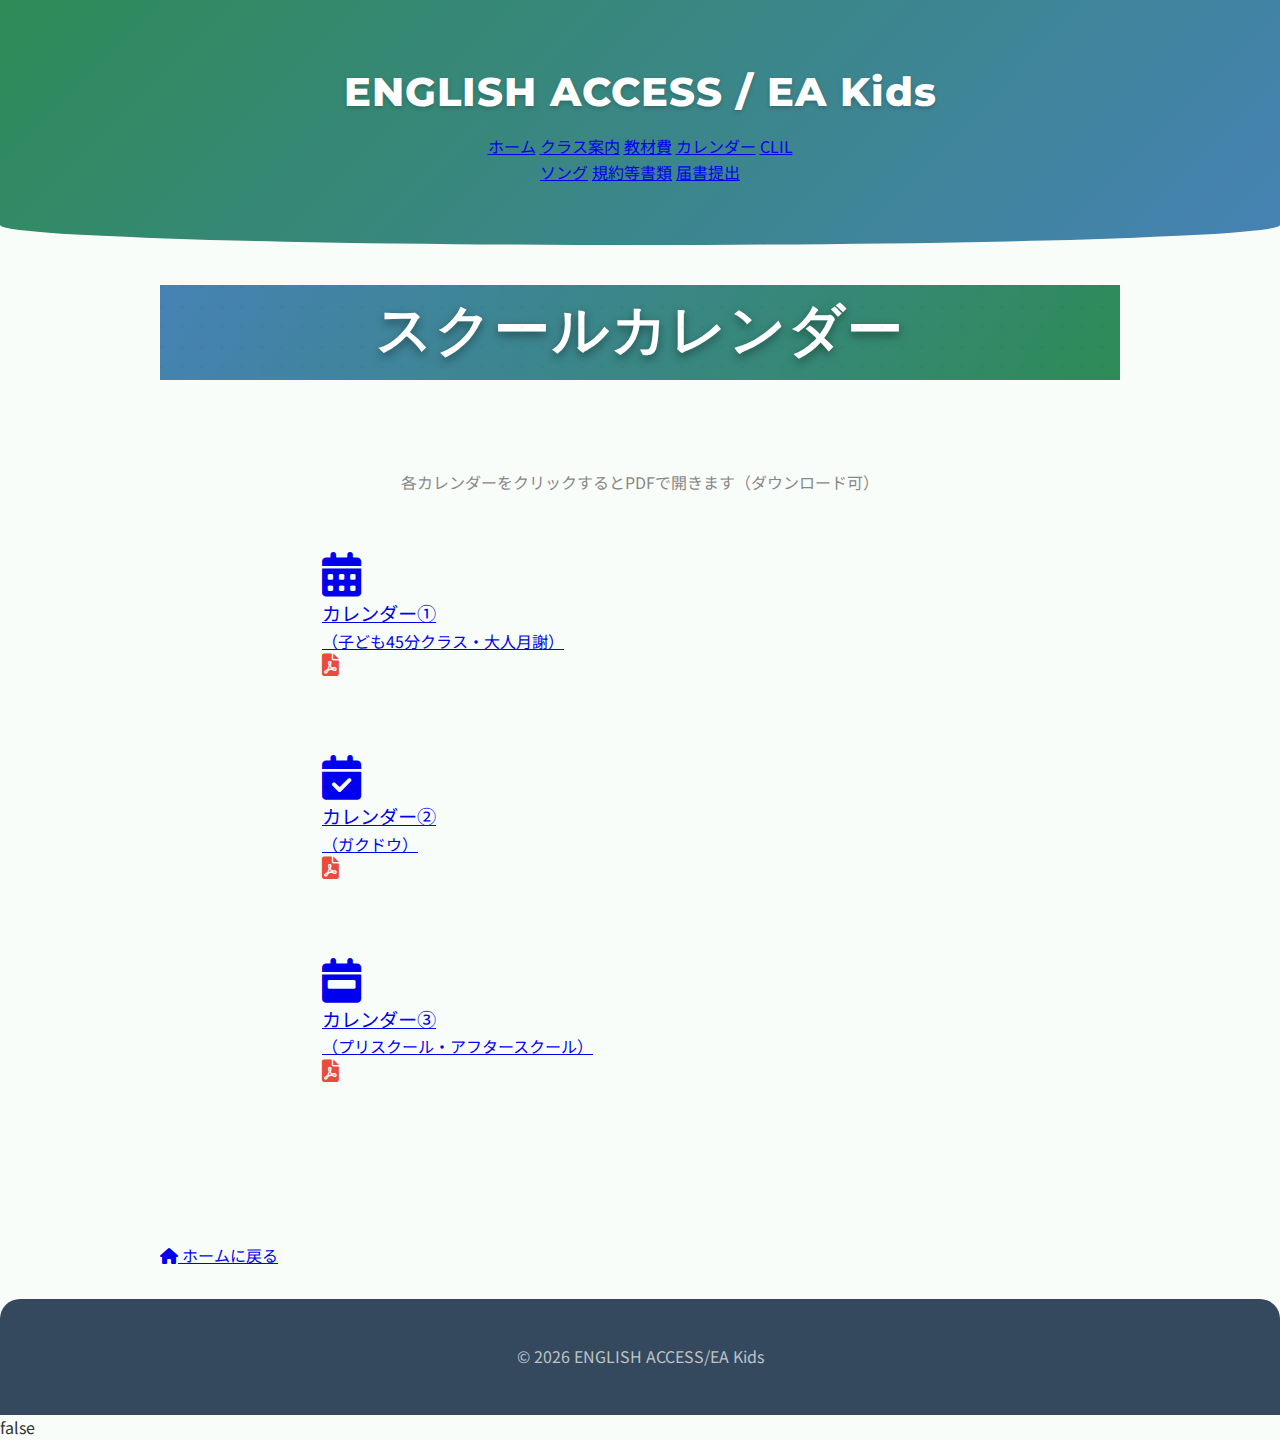
<file: calendar.html>
<!DOCTYPE html>
<html lang="ja">

<head>
    <meta charset="UTF-8">
    <meta name="viewport" content="width=device-width, initial-scale=1.0">
    <meta name="robots" content="noindex">
    <title>スクールカレンダー | ENGLISH ACCESS/EA Kids</title>
    <link rel="icon" type="image/png" href="img/favicon.png">
    <link rel="stylesheet" href="style.css">
    <link rel="stylesheet" href="https://cdnjs.cloudflare.com/ajax/libs/font-awesome/6.0.0-beta3/css/all.min.css">
    <!-- Google Fonts -->
    <link
        href="https://fonts.googleapis.com/css2?family=Montserrat:wght@600;800&family=Noto+Sans+JP:wght@400;700&display=swap"
        rel="stylesheet">
    <style>
        .calendar-section {
            padding: 40px 0;
        }

        .calendar-notice {
            background: linear-gradient(135deg, #fff9e6 0%, #fff3cc 100%);
            border-left: 4px solid var(--accent-color);
            padding: 20px 30px;
            border-radius: 8px;
            margin-bottom: 30px;
        }

        .calendar-notice h3 {
            color: var(--primary-color);
            margin-bottom: 10px;
            font-size: 1.2rem;
        }

        .calendar-notice p {
            color: #666;
            margin: 0;
        }

        .calendar-container {
            background: white;
            border-radius: 12px;
            padding: 30px;
            box-shadow: 0 4px 12px rgba(0, 0, 0, 0.1);
            margin-bottom: 30px;
        }

        .calendar-embed {
            width: 100%;
            min-height: 600px;
            border: none;
            border-radius: 8px;
        }

        .calendar-title {
            color: var(--primary-color);
            font-size: 1.4rem;
            margin-bottom: 5px;
            display: flex;
            align-items: center;
            gap: 10px;
        }

        .calendar-subtitle {
            color: #666;
            font-size: 0.95rem;
            margin-bottom: 20px;
        }

        .calendar-image-wrapper {
            text-align: center;
        }

        .calendar-image {
            max-width: 100%;
            height: auto;
            border-radius: 8px;
            box-shadow: 0 2px 8px rgba(0, 0, 0, 0.1);
        }

        .pdf-link {
            display: inline-flex;
            align-items: center;
            gap: 8px;
            padding: 12px 24px;
            background: var(--primary-color);
            color: white;
            text-decoration: none;
            border-radius: 8px;
            font-weight: bold;
            transition: background 0.3s ease;
        }

        .pdf-link:hover {
            background: #1e6b3d;
        }

        .placeholder-calendar {
            display: flex;
            flex-direction: column;
            align-items: center;
            justify-content: center;
            min-height: 400px;
            background: linear-gradient(135deg, #f5f7fa 0%, #c3cfe2 100%);
            border-radius: 8px;
            text-align: center;
            padding: 40px;
        }

        .placeholder-calendar i {
            font-size: 4rem;
            color: var(--secondary-color);
            margin-bottom: 20px;
        }

        .placeholder-calendar h3 {
            color: var(--primary-color);
            font-size: 1.5rem;
            margin-bottom: 15px;
        }

        .placeholder-calendar p {
            color: #666;
            max-width: 400px;
        }

        .calendar-legend {
            display: grid;
            grid-template-columns: repeat(auto-fit, minmax(200px, 1fr));
            gap: 20px;
            margin-top: 30px;
        }

        .legend-item {
            display: flex;
            align-items: center;
            gap: 10px;
            padding: 15px;
            background: #f9f9f9;
            border-radius: 8px;
        }

        .legend-color {
            width: 20px;
            height: 20px;
            border-radius: 4px;
        }

        .legend-color.holiday {
            background: #e74c3c;
        }

        .legend-color.event {
            background: var(--secondary-color);
        }

        .legend-color.special {
            background: var(--accent-color);
        }

        .legend-color.closed {
            background: #95a5a6;
        }
    </style>
</head>

<body>

    <header>
        <div class="container">
            <h1>ENGLISH ACCESS / EA Kids</h1>
            <!-- Global Navigation -->
            <nav class="global-nav">
                <a href="index.html">ホーム</a>
                <a href="2026-class-guide.html">クラス案内</a>
                <a href="material-fees.html">教材費</a>
                <a href="calendar.html" class="active">カレンダー</a>
                <a href="clil-songs.html">CLIL<br>ソング</a>
                <a href="documents.html">規約等書類</a>
                <a href="forms.html">届書提出</a>
            </nav>
        </div>
    </header>

    <div class="container">

        <!-- Page Title -->
        <section class="hero-section simple">
            <h2 class="hero-title">スクールカレンダー</h2>
        </section>

        <!-- Calendar Section -->
        <section class="calendar-section">
            <p style="text-align:center; color:#888; margin-top:-10px; margin-bottom:30px;">
                各カレンダーをクリックするとPDFで開きます（ダウンロード可）</p>

            <div style="max-width:700px; margin:0 auto; display:flex; flex-direction:column; gap:20px;">

                <!-- カレンダー① -->
                <a href="assets/images/calendar/calendar_1_45min_adult.pdf" class="doc-card" target="_blank"
                    style="padding: 28px 32px;">
                    <i class="fas fa-calendar-alt doc-icon" style="font-size:2.8rem; flex-shrink:0;"></i>
                    <div class="doc-info" style="flex:1;">
                        <div class="doc-title" style="font-size:1.2rem; white-space:nowrap;">カレンダー①</div>
                        <div class="doc-desc">（子ども45分クラス・大人月謝）</div>
                    </div>
                    <i class="fas fa-file-pdf lock-icon" style="font-size:1.4rem; color: #e74c3c; flex-shrink:0;"></i>
                </a>

                <!-- カレンダー② -->
                <a href="assets/images/calendar/calendar_2_gakudo.pdf" class="doc-card" target="_blank"
                    style="padding: 28px 32px;">
                    <i class="fas fa-calendar-check doc-icon" style="font-size:2.8rem; flex-shrink:0;"></i>
                    <div class="doc-info" style="flex:1;">
                        <div class="doc-title" style="font-size:1.2rem; white-space:nowrap;">カレンダー②</div>
                        <div class="doc-desc">（ガクドウ）</div>
                    </div>
                    <i class="fas fa-file-pdf lock-icon" style="font-size:1.4rem; color: #e74c3c; flex-shrink:0;"></i>
                </a>

                <!-- カレンダー③ -->
                <a href="assets/images/calendar/calendar_3_pre_after.pdf" class="doc-card" target="_blank"
                    style="padding: 28px 32px;">
                    <i class="fas fa-calendar-week doc-icon" style="font-size:2.8rem; flex-shrink:0;"></i>
                    <div class="doc-info" style="flex:1;">
                        <div class="doc-title" style="font-size:1.2rem; white-space:nowrap;">カレンダー③</div>
                        <div class="doc-desc">（プリスクール・アフタースクール）</div>
                    </div>
                    <i class="fas fa-file-pdf lock-icon" style="font-size:1.4rem; color: #e74c3c; flex-shrink:0;"></i>
                </a>

            </div>
        </section>

        <!-- Back to Home -->
        <div class="navigation-buttons" style="padding: 30px 0;">
            <a href="index.html" class="btn-back"><i class="fas fa-home"></i> ホームに戻る</a>
        </div>

    </div>

    <footer>
        <div class="container">
            <p>&copy; 2026 ENGLISH ACCESS/EA Kids</p>
        </div>
    </footer>

</body>

</html>
</CodeContent>
<parameter name="EmptyFile">false
</file>
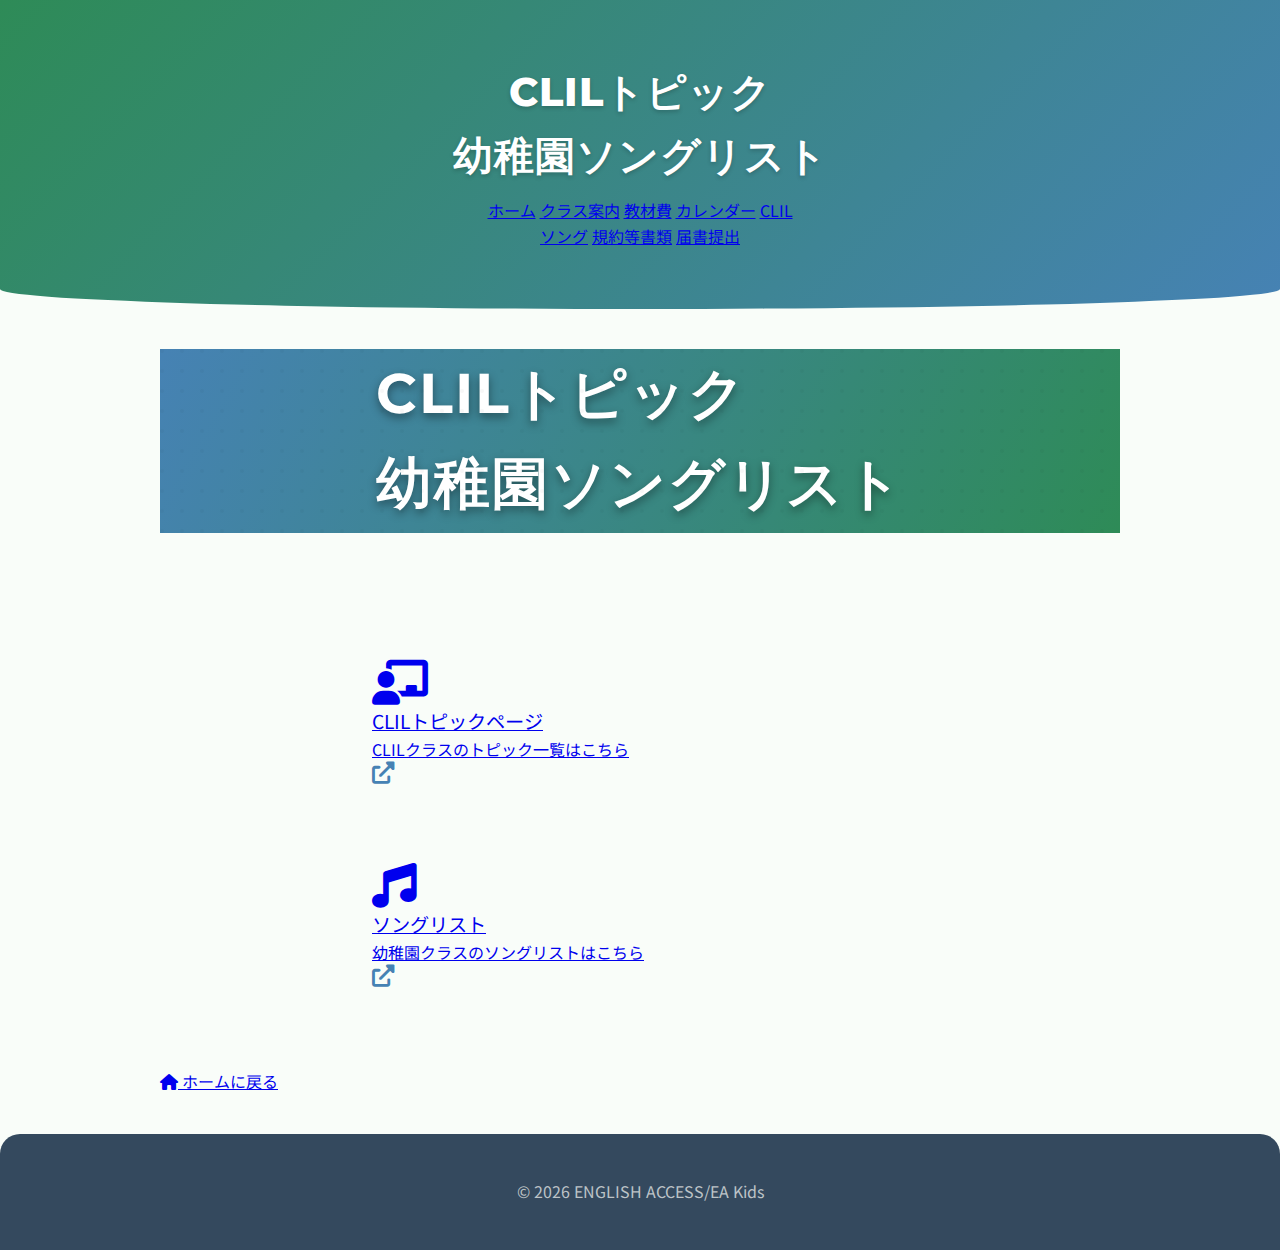
<file: clil-songs.html>
<!DOCTYPE html>
<html lang="ja">

<head>
    <meta charset="UTF-8">
    <meta name="viewport" content="width=device-width, initial-scale=1.0">
    <meta name="robots" content="noindex">
    <title>CLILトピック・幼稚園ソングリスト | ENGLISH ACCESS/EA Kids</title>
    <link rel="icon" type="image/png" href="img/favicon.png">
    <link rel="stylesheet" href="style.css">
    <link rel="stylesheet" href="https://cdnjs.cloudflare.com/ajax/libs/font-awesome/6.0.0-beta3/css/all.min.css">
    <!-- Google Fonts -->
    <link
        href="https://fonts.googleapis.com/css2?family=Montserrat:wght@600;800&family=Noto+Sans+JP:wght@400;700&display=swap"
        rel="stylesheet">
</head>

<body>

    <header>
        <div class="container">
            <h1>CLILトピック<br>幼稚園ソングリスト</h1>
            <!-- Global Navigation -->
            <nav class="global-nav">
                <a href="index.html">ホーム</a>
                <a href="2026-class-guide.html">クラス案内</a>
                <a href="material-fees.html">教材費</a>
                <a href="calendar.html">カレンダー</a>
                <a href="clil-songs.html" class="active">CLIL<br>ソング</a>
                <a href="documents.html">規約等書類</a>
                <a href="forms.html">届書提出</a>
            </nav>
        </div>
    </header>

    <div class="container">

        <!-- Page Title -->
        <section class="hero-section simple">
            <h2 class="hero-title">CLILトピック<br>幼稚園ソングリスト</h2>
        </section>

        <!-- Links Section -->
        <section
            style="padding: 40px 0; max-width: 600px; margin: 0 auto; display: flex; flex-direction: column; gap: 20px;">

            <!-- CLIL Topic Page -->
            <a href="https://sites.google.com/view/eakids-clil-topic-k-song/%E3%83%9B%E3%83%BC%E3%83%A0/clil%E3%83%88%E3%83%94%E3%83%83%E3%82%AF"
                class="doc-card" target="_blank" style="padding: 28px 32px;">
                <i class="fas fa-chalkboard-teacher doc-icon" style="font-size:2.8rem; flex-shrink:0;"></i>
                <div class="doc-info" style="flex:1;">
                    <div class="doc-title" style="font-size:1.2rem;">CLILトピックページ</div>
                    <div class="doc-desc">CLILクラスのトピック一覧はこちら</div>
                </div>
                <i class="fas fa-external-link-alt"
                    style="font-size:1.4rem; color: var(--secondary-color); flex-shrink:0;"></i>
            </a>

            <!-- Song List -->
            <a href="https://sites.google.com/view/eakids-clil-topic-k-song/%E3%83%9B%E3%83%BC%E3%83%A0/%E5%B9%BC%E7%A8%9A%E5%9C%92%E3%82%BD%E3%83%B3%E3%82%B0%E3%83%AA%E3%82%B9%E3%83%88"
                class="doc-card" target="_blank" style="padding: 28px 32px;">
                <i class="fas fa-music doc-icon" style="font-size:2.8rem; flex-shrink:0;"></i>
                <div class="doc-info" style="flex:1;">
                    <div class="doc-title" style="font-size:1.2rem;">ソングリスト</div>
                    <div class="doc-desc">幼稚園クラスのソングリストはこちら</div>
                </div>
                <i class="fas fa-external-link-alt"
                    style="font-size:1.4rem; color: var(--secondary-color); flex-shrink:0;"></i>
            </a>

        </section>

        <!-- Back to Home -->
        <div class="navigation-buttons" style="padding: 10px 0 40px;">
            <a href="index.html" class="btn-back"><i class="fas fa-home"></i> ホームに戻る</a>
        </div>

    </div>

    <footer>
        <div class="container">
            <p>&copy; 2026 ENGLISH ACCESS/EA Kids</p>
        </div>
    </footer>

</body>

</html>
</file>
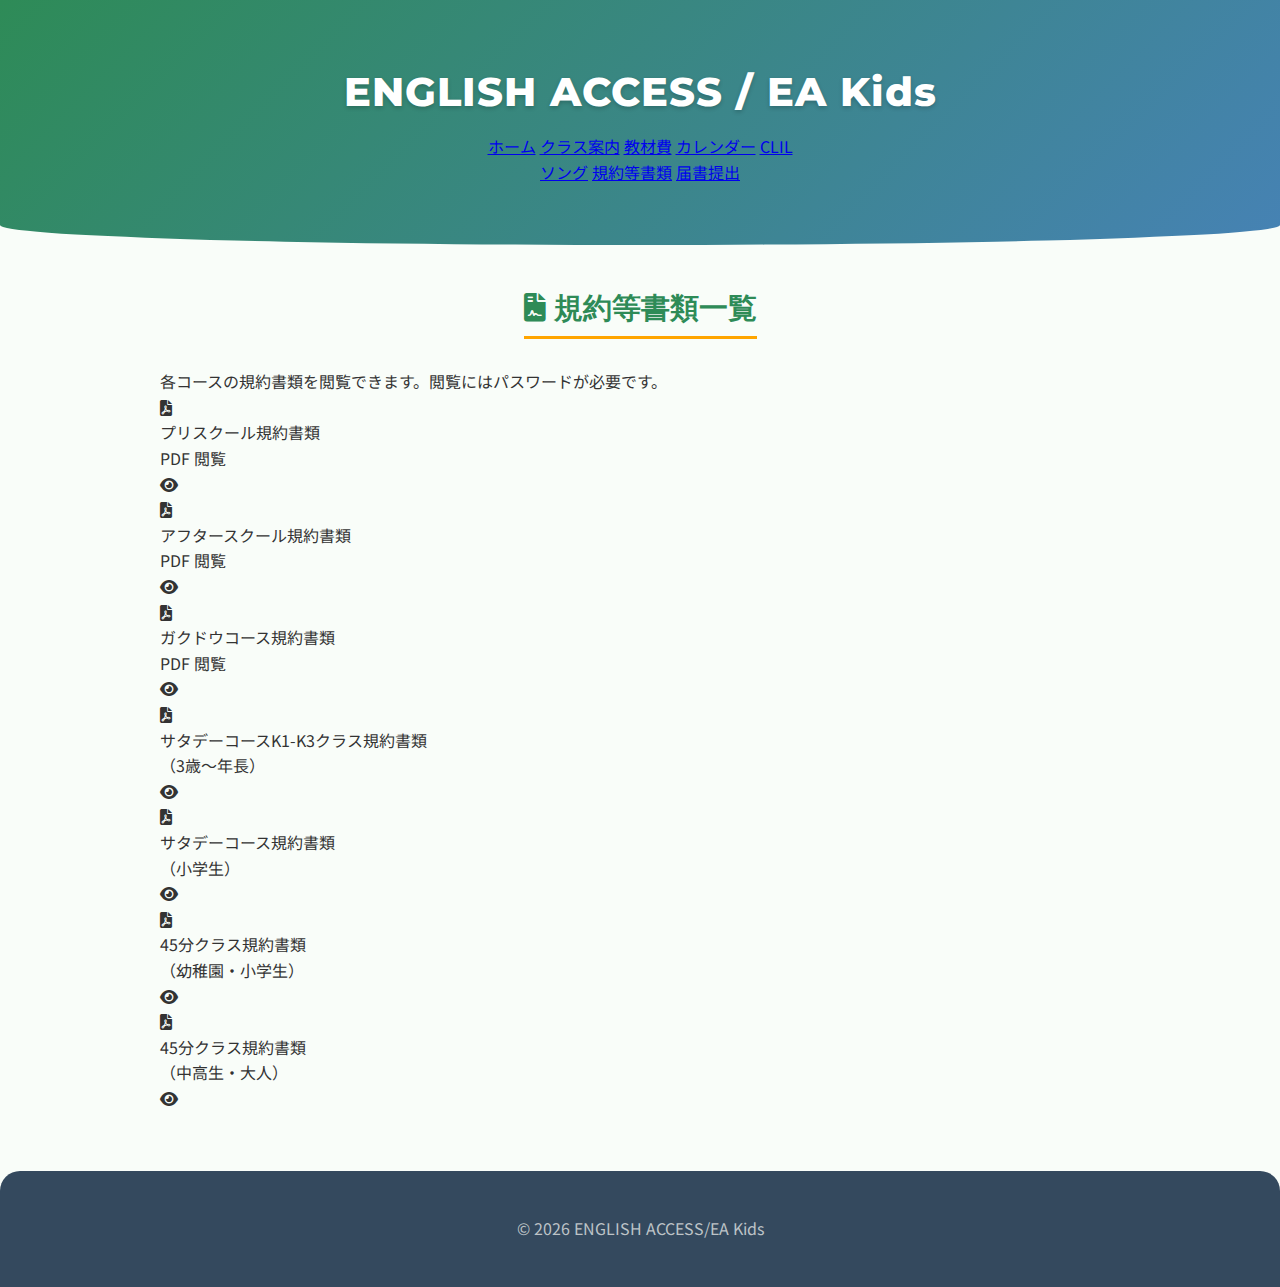
<file: documents.html>
<!DOCTYPE html>
<html lang="ja">

<head>
    <meta charset="UTF-8">
    <meta name="viewport" content="width=device-width, initial-scale=1.0">
    <meta name="robots" content="noindex">
    <title>規約等書類 | ENGLISH ACCESS/EA Kids</title>
    <link rel="icon" type="image/png" href="img/favicon.png">
    <link rel="stylesheet" href="style.css">
    <link rel="stylesheet" href="https://cdnjs.cloudflare.com/ajax/libs/font-awesome/6.0.0-beta3/css/all.min.css">
    <!-- Google Fonts -->
    <link
        href="https://fonts.googleapis.com/css2?family=Montserrat:wght@600;800&family=Noto+Sans+JP:wght@400;700&display=swap"
        rel="stylesheet">
</head>

<body>

    <header>
        <div class="container">
            <h1>ENGLISH ACCESS / EA Kids</h1>
            <!-- Global Navigation -->
            <nav class="global-nav">
                <a href="index.html">ホーム</a>
                <a href="2026-class-guide.html">クラス案内</a>
                <a href="material-fees.html">教材費</a>
                <a href="calendar.html">カレンダー</a>
                <a href="clil-songs.html">CLIL<br>ソング</a>
                <a href="documents.html" class="active">規約等書類</a>
                <a href="forms.html">届書提出</a>
            </nav>
        </div>
    </header>

    <div class="container">

        <section>
            <h2><i class="fas fa-file-contract"></i> 規約等書類一覧</h2>
            <p>各コースの規約書類を閲覧できます。閲覧にはパスワードが必要です。</p>

            <div class="doc-list">
                <div class="doc-card" onclick="downloadDoc('preschool_rules.pdf')">
                    <i class="fas fa-file-pdf doc-icon"></i>
                    <div class="doc-info">
                        <div class="doc-title">プリスクール規約書類</div>
                        <div class="doc-desc">PDF 閲覧</div>
                    </div>
                    <i class="fas fa-eye lock-icon"></i>
                </div>

                <div class="doc-card" onclick="downloadDoc('afterschool_rules.pdf')">
                    <i class="fas fa-file-pdf doc-icon"></i>
                    <div class="doc-info">
                        <div class="doc-title">アフタースクール規約書類</div>
                        <div class="doc-desc">PDF 閲覧</div>
                    </div>
                    <i class="fas fa-eye lock-icon"></i>
                </div>

                <div class="doc-card" onclick="downloadDoc('gakudo_rules.pdf')">
                    <i class="fas fa-file-pdf doc-icon"></i>
                    <div class="doc-info">
                        <div class="doc-title">ガクドウコース規約書類</div>
                        <div class="doc-desc">PDF 閲覧</div>
                    </div>
                    <i class="fas fa-eye lock-icon"></i>
                </div>

                <div class="doc-card" onclick="downloadDoc('saturday_k1-k3_rules.pdf')">
                    <i class="fas fa-file-pdf doc-icon"></i>
                    <div class="doc-info">
                        <div class="doc-title">サタデーコースK1-K3クラス規約書類</div>
                        <div class="doc-desc">（3歳～年長）</div>
                    </div>
                    <i class="fas fa-eye lock-icon"></i>
                </div>

                <div class="doc-card" onclick="downloadDoc('saturday_elementary_rules.pdf')">
                    <i class="fas fa-file-pdf doc-icon"></i>
                    <div class="doc-info">
                        <div class="doc-title">サタデーコース規約書類</div>
                        <div class="doc-desc">（小学生）</div>
                    </div>
                    <i class="fas fa-eye lock-icon"></i>
                </div>

                <div class="doc-card" onclick="downloadDoc('45min_kids_rules.pdf')">
                    <i class="fas fa-file-pdf doc-icon"></i>
                    <div class="doc-info">
                        <div class="doc-title">45分クラス規約書類</div>
                        <div class="doc-desc">（幼稚園・小学生）</div>
                    </div>
                    <i class="fas fa-eye lock-icon"></i>
                </div>

                <div class="doc-card" onclick="downloadDoc('45min_teens_adults_rules.pdf')">
                    <i class="fas fa-file-pdf doc-icon"></i>
                    <div class="doc-info">
                        <div class="doc-title">45分クラス規約書類</div>
                        <div class="doc-desc">（中高生・大人）</div>
                    </div>
                    <i class="fas fa-eye lock-icon"></i>
                </div>
            </div>
        </section>

    </div>

    <footer>
        <div class="container">
            <p>&copy; 2026 ENGLISH ACCESS/EA Kids</p>
        </div>
    </footer>

    <script>
        function downloadDoc(filename) {
            const password = prompt("パスワードを入力してください:");
            // 簡易的なパスワードチェック (仮のパスワード: eakids2026)
            if (password === "eakids2026") {
                // 新しいタブでPDFを開く (View First)
                // 実際の運用では filename が正しいパスであることを確認してください
                window.open(filename, '_blank');
            } else if (password !== null) {
                alert("パスワードが間違っています。");
            }
        }
    </script>
</body>

</html>
</file>
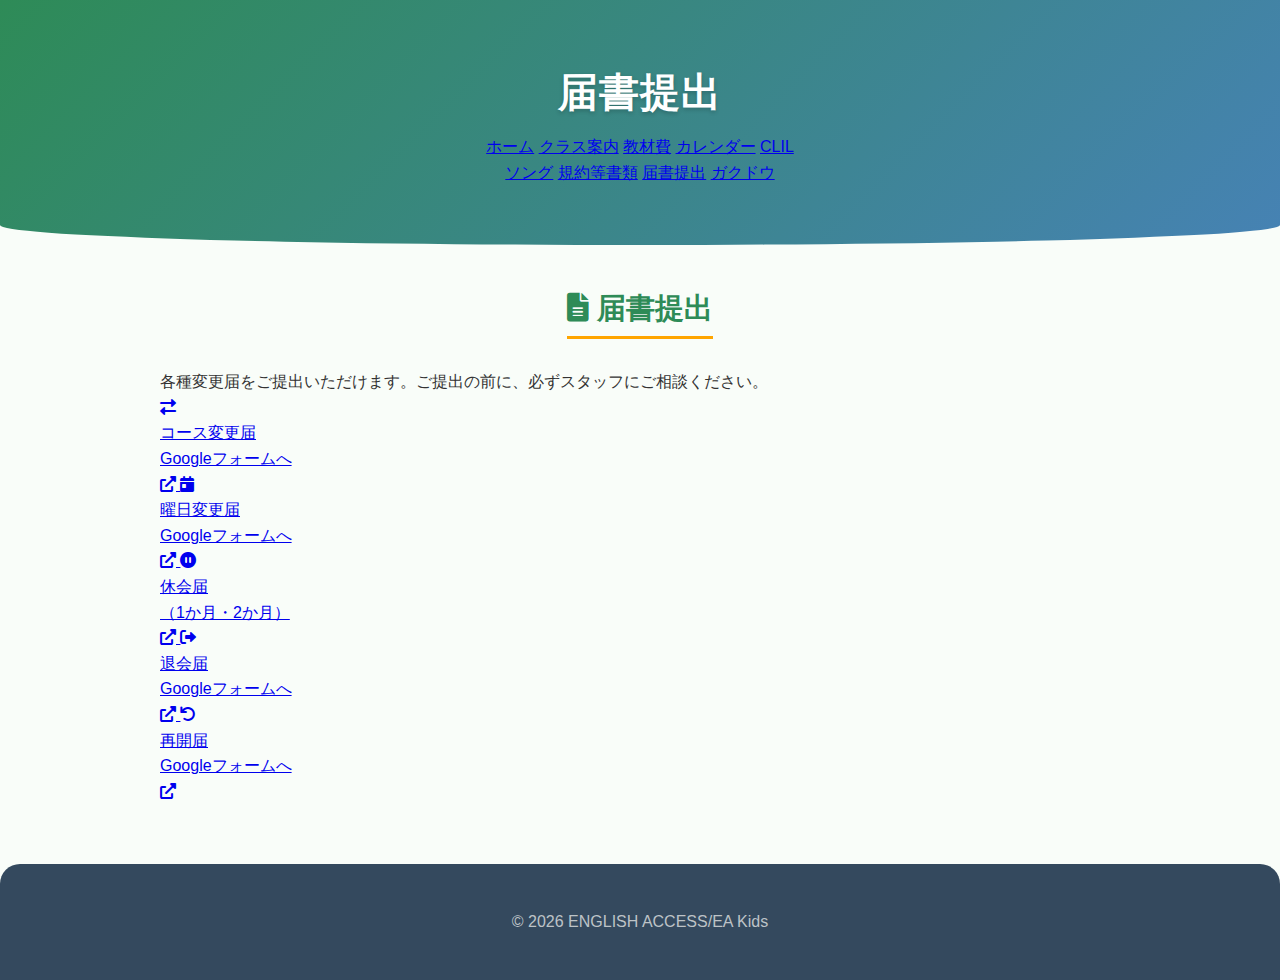
<file: forms.html>
<!DOCTYPE html>
<html lang="ja">

<head>
    <meta charset="UTF-8">
    <meta name="viewport" content="width=device-width, initial-scale=1.0">
    <meta name="robots" content="noindex">
    <title>届書提出 | ENGLISH ACCESS/EA Kids</title>
    <link rel="icon" type="image/png" href="img/favicon.png">
    <link rel="stylesheet" href="style.css">
    <link rel="stylesheet" href="https://cdnjs.cloudflare.com/ajax/libs/font-awesome/6.0.0-beta3/css/all.min.css">
</head>

<body>

    <header>
        <div class="container">
            <h1>届書提出</h1>
            <nav class="global-nav">
                <a href="index.html">ホーム</a>
                <a href="2026-class-guide.html">クラス案内</a>
                <a href="material-fees.html">教材費</a>
                <a href="calendar.html">カレンダー</a>
                <a href="clil-songs.html">CLIL<br>ソング</a>
                <a href="documents.html">規約等書類</a>
                <a href="forms.html" class="active">届書提出</a>
                <a href="gakudo.html">ガクドウ</a>
            </nav>
        </div>
    </header>

    <div class="container">
        <section>
            <h2><i class="fas fa-file-alt"></i> 届書提出</h2>
            <p>各種変更届をご提出いただけます。ご提出の前に、必ずスタッフにご相談ください。</p>

            <div class="doc-list">
                <a href="https://docs.google.com/forms/d/e/1FAIpQLSeAJcDEkULCprKuvxq7fCUfVl5dZ88pD-LyKyiMY0lgeqH4Vg/viewform"
                    class="doc-card" target="_blank">
                    <i class="fas fa-exchange-alt doc-icon"></i>
                    <div class="doc-info">
                        <div class="doc-title">コース変更届</div>
                        <div class="doc-desc">Googleフォームへ</div>
                    </div>
                    <i class="fas fa-external-link-alt lock-icon"></i>
                </a>

                <a href="https://docs.google.com/forms/d/e/1FAIpQLSfPGIECsDFc-JajSt4Xkx8uRvh07vXgoSjMazV23468joMvmw/viewform"
                    class="doc-card" target="_blank">
                    <i class="fas fa-calendar-day doc-icon"></i>
                    <div class="doc-info">
                        <div class="doc-title">曜日変更届</div>
                        <div class="doc-desc">Googleフォームへ</div>
                    </div>
                    <i class="fas fa-external-link-alt lock-icon"></i>
                </a>

                <a href="https://docs.google.com/forms/d/e/1FAIpQLScDrz1y1G0fHRxrM0TipQYDHWBkpo2koV_6RAxhe6SJFbpVzw/viewform"
                    class="doc-card" target="_blank">
                    <i class="fas fa-pause-circle doc-icon"></i>
                    <div class="doc-info">
                        <div class="doc-title">休会届</div>
                        <div class="doc-desc">（1か月・2か月）</div>
                    </div>
                    <i class="fas fa-external-link-alt lock-icon"></i>
                </a>

                <a href="https://docs.google.com/forms/d/e/1FAIpQLScjpdSFuwvsWDROD4QW6oy9w_3YF89bIh2zDbZEzl05sC95GA/viewform"
                    class="doc-card" target="_blank">
                    <i class="fas fa-sign-out-alt doc-icon"></i>
                    <div class="doc-info">
                        <div class="doc-title">退会届</div>
                        <div class="doc-desc">Googleフォームへ</div>
                    </div>
                    <i class="fas fa-external-link-alt lock-icon"></i>
                </a>

                <a href="https://docs.google.com/forms/d/e/1FAIpQLSf62ps9Lz6zwVGLJNdvnAnHs0zWVpEKP3dHOJrelbUyxbZWpQ/viewform"
                    class="doc-card" target="_blank">
                    <i class="fas fa-undo doc-icon"></i>
                    <div class="doc-info">
                        <div class="doc-title">再開届</div>
                        <div class="doc-desc">Googleフォームへ</div>
                    </div>
                    <i class="fas fa-external-link-alt lock-icon"></i>
                </a>
            </div>
        </section>
    </div>

    <footer>
        <div class="container">
            <p>&copy; 2026 ENGLISH ACCESS/EA Kids</p>
        </div>
    </footer>

</body>

</html>
</file>
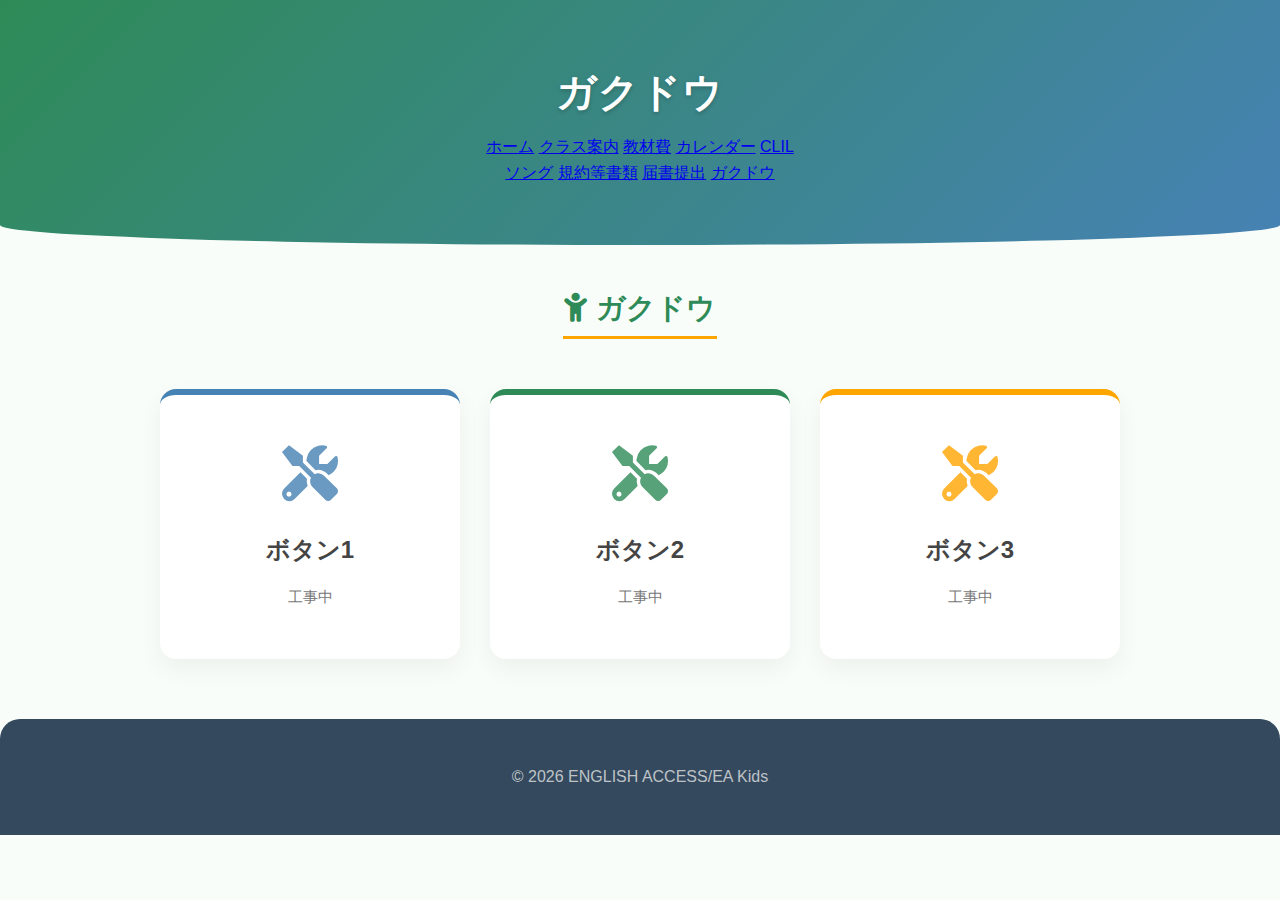
<file: gakudo.html>
<!DOCTYPE html>
<html lang="ja">

<head>
    <meta charset="UTF-8">
    <meta name="viewport" content="width=device-width, initial-scale=1.0">
    <meta name="robots" content="noindex">
    <title>ガクドウ | ENGLISH ACCESS/EA Kids</title>
    <link rel="icon" type="image/png" href="img/favicon.png">
    <link rel="stylesheet" href="style.css">
    <link rel="stylesheet" href="https://cdnjs.cloudflare.com/ajax/libs/font-awesome/6.0.0-beta3/css/all.min.css">
</head>

<body>

    <header>
        <div class="container">
            <h1>ガクドウ</h1>
            <!-- Global Navigation -->
            <nav class="global-nav">
                <a href="index.html">ホーム</a>
                <a href="2026-class-guide.html">クラス案内</a>
                <a href="material-fees.html">教材費</a>
                <a href="calendar.html">カレンダー</a>
                <a href="clil-songs.html">CLIL<br>ソング</a>
                <a href="documents.html">規約等書類</a>
                <a href="forms.html">届書提出</a>
                <a href="gakudo.html" class="active">ガクドウ</a>
            </nav>
        </div>
    </header>

    <div class="container">
        <section>
            <h2><i class="fas fa-child"></i> ガクドウ</h2>

            <div class="quick-access-grid">
                <a href="#" class="quick-card" onclick="alert('工事中'); return false;">
                    <i class="fas fa-tools"></i>
                    <h3>ボタン1</h3>
                    <p>工事中</p>
                </a>
                
                <a href="#" class="quick-card" onclick="alert('工事中'); return false;">
                    <i class="fas fa-tools"></i>
                    <h3>ボタン2</h3>
                    <p>工事中</p>
                </a>

                <a href="#" class="quick-card" onclick="alert('工事中'); return false;">
                    <i class="fas fa-tools"></i>
                    <h3>ボタン3</h3>
                    <p>工事中</p>
                </a>
            </div>
        </section>
    </div>

    <footer>
        <div class="container">
            <p>&copy; 2026 ENGLISH ACCESS/EA Kids</p>
        </div>
    </footer>

</body>

</html>
</file>
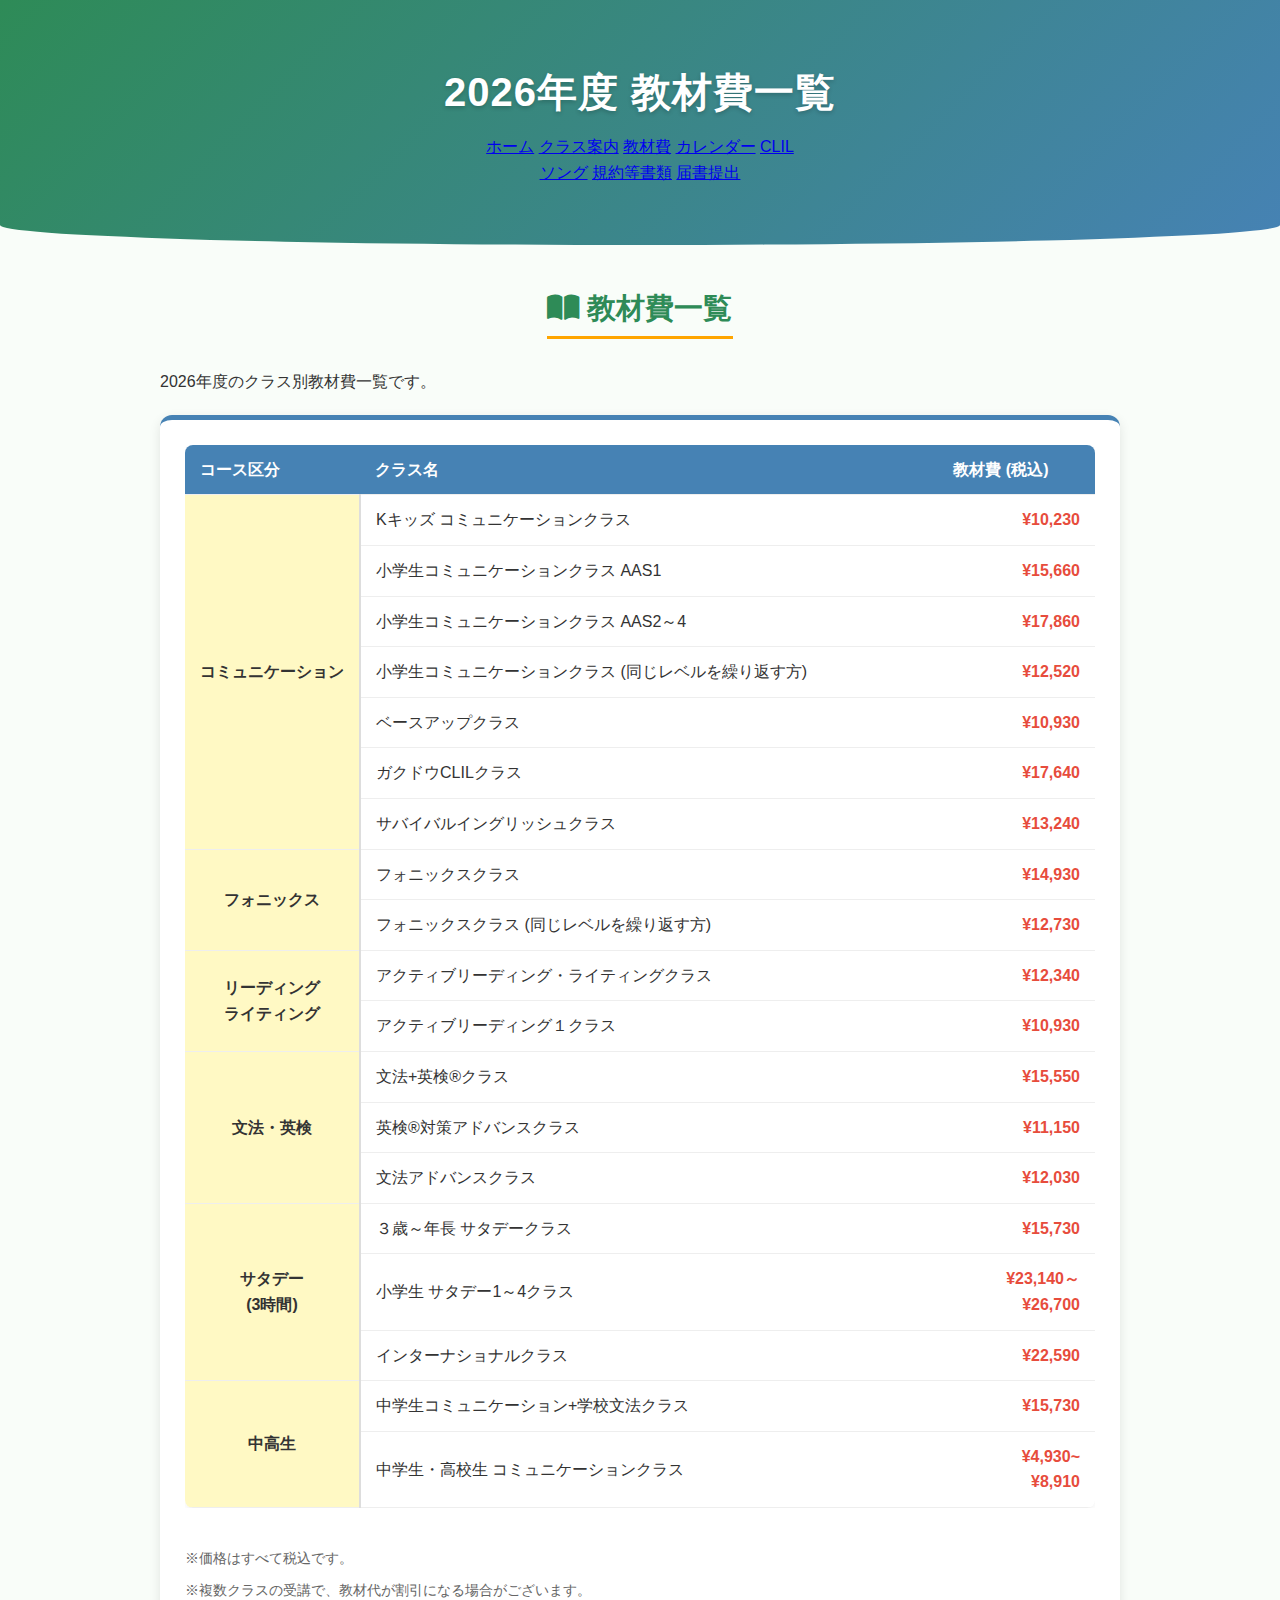
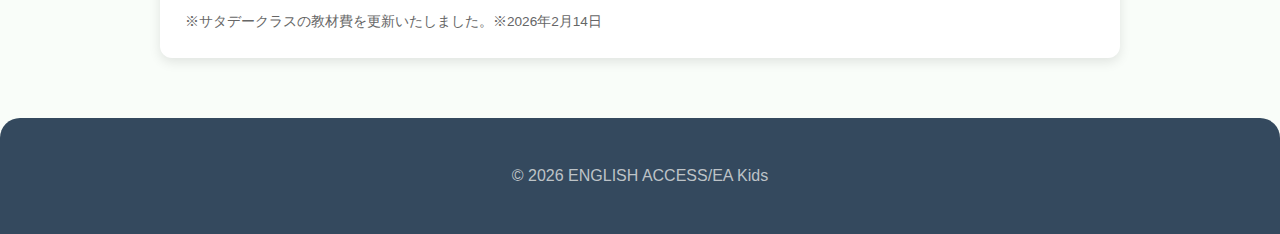
<file: material-fees.html>
<!DOCTYPE html>
<html lang="ja">

<head>
    <meta charset="UTF-8">
    <meta name="viewport" content="width=device-width, initial-scale=1.0">
    <meta name="robots" content="noindex">
    <title>2026年度 教材費一覧 | ENGLISH ACCESS/EA Kids</title>
    <link rel="icon" type="image/png" href="img/favicon.png">
    <link rel="stylesheet" href="style.css">
    <link rel="stylesheet" href="https://cdnjs.cloudflare.com/ajax/libs/font-awesome/6.0.0-beta3/css/all.min.css">
</head>

<body>

    <header>
        <div class="container">
            <h1>2026年度 教材費一覧</h1>
            <!-- Global Navigation -->
            <nav class="global-nav">
                <a href="index.html">ホーム</a>
                <a href="2026-class-guide.html">クラス案内</a>
                <a href="material-fees.html" class="active">教材費</a>
                <a href="calendar.html">カレンダー</a>
                <a href="clil-songs.html">CLIL<br>ソング</a>
                <a href="documents.html">規約等書類</a>
                <a href="forms.html">届書提出</a>
            </nav>
        </div>
    </header>

    <div class="container">

        <section class="category-section">
            <h2><i class="fas fa-book-open"></i> 教材費一覧</h2>
            <p style="margin-bottom: 20px;">2026年度のクラス別教材費一覧です。</p>

            <div class="class-card full-width">
                <div class="table-wrapper">
                    <table>
                        <thead>
                            <tr>
                                <th>コース区分</th>
                                <th>クラス名</th>
                                <th>教材費 (税込)</th>
                            </tr>
                        </thead>
                        <tbody>
                            <!-- Communication -->
                            <tr>
                                <th rowspan="7" class="category-header">コミュニケーション</th>
                                <td>Kキッズ コミュニケーションクラス</td>
                                <td class="price-cell">¥10,230</td>
                            </tr>
                            <tr>
                                <td>小学生コミュニケーションクラス AAS1</td>
                                <td class="price-cell">¥15,660</td>
                            </tr>
                            <tr>
                                <td>小学生コミュニケーションクラス AAS2～4</td>
                                <td class="price-cell">¥17,860</td>
                            </tr>
                            <tr>
                                <td>小学生コミュニケーションクラス (同じレベルを繰り返す方)</td>
                                <td class="price-cell">¥12,520</td>
                            </tr>
                            <tr>
                                <td>ベースアップクラス</td>
                                <td class="price-cell">¥10,930</td>
                            </tr>
                            <tr>
                                <td>ガクドウCLILクラス</td>
                                <td class="price-cell">¥17,640</td>
                            </tr>
                            <tr>
                                <td>サバイバルイングリッシュクラス</td>
                                <td class="price-cell">¥13,240</td>
                            </tr>

                            <!-- Phonics -->
                            <tr>
                                <th rowspan="2" class="category-header">フォニックス</th>
                                <td>フォニックスクラス</td>
                                <td class="price-cell">¥14,930</td>
                            </tr>
                            <tr>
                                <td>フォニックスクラス (同じレベルを繰り返す方)</td>
                                <td class="price-cell">¥12,730</td>
                            </tr>

                            <!-- Reading / Writing -->
                            <tr>
                                <th rowspan="2" class="category-header">リーディング<br>ライティング</th>
                                <td>アクティブリーディング・ライティングクラス</td>
                                <td class="price-cell">¥12,340</td>
                            </tr>
                            <tr>
                                <td>アクティブリーディング１クラス</td>
                                <td class="price-cell">¥10,930</td>
                            </tr>

                            <!-- Grammar / Eiken -->
                            <tr>
                                <th rowspan="3" class="category-header">文法・英検</th>
                                <td>文法+英検®クラス</td>
                                <td class="price-cell">¥15,550</td>
                            </tr>
                            <tr>
                                <td>英検®対策アドバンスクラス</td>
                                <td class="price-cell">¥11,150</td>
                            </tr>
                            <tr>
                                <td>文法アドバンスクラス</td>
                                <td class="price-cell">¥12,030</td>
                            </tr>

                            <!-- Saturday -->
                            <tr>
                                <th rowspan="3" class="category-header">サタデー<br>(3時間)</th>
                                <td>３歳～年長 サタデークラス</td>
                                <td class="price-cell">¥15,730</td>
                            </tr>
                            <tr>
                                <td>小学生 サタデー1～4クラス</td>
                                <td class="price-cell">¥23,140～<br>¥26,700</td>
                            </tr>
                            <tr>
                                <td>インターナショナルクラス</td>
                                <td class="price-cell">¥22,590</td>
                            </tr>

                            <!-- Middle / High School -->
                            <tr>
                                <th rowspan="2" class="category-header">中高生</th>
                                <td>中学生コミュニケーション+学校文法クラス</td>
                                <td class="price-cell">¥15,730</td>
                            </tr>
                            <tr>
                                <td>中学生・高校生 コミュニケーションクラス</td>
                                <td class="price-cell">¥4,930~<br>¥8,910</td>
                            </tr>
                        </tbody>
                    </table>
                </div>
                <p class="note">※価格はすべて税込です。</p>
                <p class="note">※複数クラスの受講で、教材代が割引になる場合がございます。</p>
                <p class="note">※サタデークラスの教材費を更新いたしました。※2026年2月14日</p>
            </div>
        </section>

    </div>

    <footer>
        <div class="container">
            <p>&copy; 2026 ENGLISH ACCESS/EA Kids</p>
        </div>
    </footer>

</body>

</html>
</file>
<file: style.css>
:root {
    --primary-color: #2E8B57;
    --secondary-color: #4682B4;
    --accent-color: #FFA500;
    --text-color: #333333;
    --bg-color: #F9FDF9;
    --card-bg: #FFFFFF;
    --font-main: "Noto Sans JP", "Helvetica Neue", Arial, sans-serif;
    --font-heading: "Montserrat", sans-serif;
    --shadow-sm: 0 2px 5px rgba(0, 0, 0, 0.05);
    --shadow-md: 0 4px 12px rgba(0, 0, 0, 0.1);
}

* {
    box-sizing: border-box;
    margin: 0;
    padding: 0;
}

html {
    overflow-x: hidden;
}

body {
    font-family: var(--font-main);
    color: var(--text-color);
    background-color: var(--bg-color);
    line-height: 1.6;
    overflow-x: hidden;
    width: 100%;
}

/* Header */
header {
    background: linear-gradient(135deg, var(--primary-color), var(--secondary-color));
    color: white;
    padding: 60px 20px;
    text-align: center;
    border-bottom-left-radius: 50% 20px;
    border-bottom-right-radius: 50% 20px;
    margin-bottom: 40px;
}

header h1 {
    font-family: var(--font-heading);
    font-weight: 800;
    letter-spacing: 1px;
    font-size: 2.5rem;
    margin-bottom: 10px;
    text-shadow: 0 2px 4px rgba(0, 0, 0, 0.2);
}


/* Tabs */
.tab-container {
    display: flex;
    justify-content: center;
    gap: 15px;
    margin-bottom: 40px;
    flex-wrap: wrap;
}

.tab-btn {
    padding: 12px 25px;
    border: 2px solid var(--secondary-color);
    background-color: transparent;
    color: var(--secondary-color);
    font-size: 1.1rem;
    font-weight: bold;
    border-radius: 30px;
    cursor: pointer;
    transition: all 0.3s ease;
}

.tab-btn:hover {
    background-color: var(--secondary-color);
    color: white;
}

.tab-btn.active {
    background-color: var(--secondary-color);
    color: white;
    box-shadow: 0 4px 10px rgba(70, 130, 180, 0.4);
}

.container {
    max-width: 1000px;
    margin: 0 auto;
    padding: 0 20px;
}

section {
    margin-bottom: 60px;
}

h2 {
    color: var(--primary-color);
    font-family: var(--font-heading);
    font-weight: 700;
    font-size: 1.8rem;
    border-bottom: 3px solid var(--accent-color);
    display: table;
    margin: 0 auto 30px;
    padding-bottom: 5px;
}

/* Hero Title Specific Override */
.hero-title {
    color: white !important;
    border-bottom: none !important;
    font-size: 3.5rem !important;
    margin-bottom: 0 !important;
    text-shadow: 0 4px 10px rgba(0, 0, 0, 0.4) !important;
    letter-spacing: 2px;
}

/* Notice */
.notice {
    background-color: #E3F2FD;
    border-left: 5px solid var(--secondary-color);
    padding: 20px;
    border-radius: 8px;
    margin-bottom: 40px;
}

/* Grids */
.class-grid {
    display: grid;
    grid-template-columns: repeat(auto-fit, minmax(300px, 1fr));
    gap: 20px;
}

.two-col-grid {
    display: grid;
    grid-template-columns: repeat(auto-fit, minmax(280px, 1fr));
    gap: 20px;
    margin-top: 20px;
}

/* Cards */
.class-card {
    background: var(--card-bg);
    border-radius: 12px;
    padding: 25px;
    box-shadow: var(--shadow-md);
    border-top: 5px solid var(--secondary-color);
    margin-bottom: 20px;
}

.class-card.full-width {
    grid-column: 1 / -1;
}

.class-card.no-shadow {
    box-shadow: none;
    border: 1px solid #eee;
    border-top: none;
}

.class-card h3 {
    color: var(--secondary-color);
    margin-bottom: 5px;
    /* Reduced bottom margin for tags */
    font-size: 1.4rem;
}

/* Tag Styles */
.card-tags {
    margin-bottom: 15px;
    display: flex;
    flex-wrap: wrap;
    gap: 8px;
}

.tag {
    display: inline-block;
    padding: 4px 10px;
    border-radius: 12px;
    font-size: 0.75rem;
    font-weight: bold;
    color: white;
    line-height: 1;
}

.tag-preschool {
    background-color: #FF69B4;
    /* Hot Pink */
}

.tag-elementary {
    background-color: var(--primary-color);
    /* SeaGreen */
}

.tag-teens {
    background-color: var(--secondary-color);
    /* SteelBlue */
}

.tag-course {
    background-color: var(--accent-color);
    /* Orange */
}

.tag-attribute {
    background-color: #6A5ACD;
    /* SlateBlue */
}

.class-card h4 {
    color: var(--primary-color);
    margin-top: 20px;
    margin-bottom: 10px;
    border-left: 4px solid var(--accent-color);
    padding-left: 10px;
}

.class-card ul {
    list-style-type: none;
    margin: 15px 0;
}

.class-card li {
    margin-bottom: 8px;
    padding-left: 20px;
    position: relative;
    font-size: 0.95rem;
}

.class-card li::before {
    content: "✓";
    color: var(--primary-color);
    position: absolute;
    left: 0;
    font-weight: bold;
}

/* Blocks */
.detail-block {
    margin-top: 20px;
    padding-top: 20px;
    border-top: 1px dashed #ccc;
}

.schedule-box,
.example-box,
.note-box {
    background: #f4f6f7;
    padding: 15px;
    border-radius: 8px;
    margin-top: 10px;
    font-size: 0.95em;
}

.schedule-box strong,
.example-box strong {
    display: block;
    margin-bottom: 5px;
    color: #555;
    border-bottom: 1px solid #ddd;
    padding-bottom: 5px;
}

.note-box.warning {
    background: #fff3e0;
    border: 1px solid #ffe0b2;
}

.note {
    font-size: 0.85em;
    color: #666;
    margin-top: 10px;
}

/* Point Box */
.point-box {
    background: #fff9e6;
    border: 2px solid var(--accent-color);
    padding: 15px;
    border-radius: 8px;
    margin-top: 15px;
}

.point-box strong {
    display: block;
    color: var(--primary-color);
    font-size: 1.1em;
    margin-bottom: 10px;
    border-bottom: 2px dashed var(--accent-color);
    padding-bottom: 5px;
}

.point-box ul {
    margin: 0;
    padding-left: 20px;
    list-style-type: none;
}

.point-box li {
    margin-bottom: 5px;
    position: relative;
    padding-left: 15px;
}

.point-box li::before {
    content: "●";
    /* Different bullet for point box if desired, or keep default checkmark but reset style? Parent .class-card li has checkmark. Let's inspect. */
    color: var(--accent-color);
    position: absolute;
    left: 0;
    font-size: 0.8em;
    top: 2px;
}

/* Override .class-card li::before for point-box to avoid double bullets or wrong style if it inherits */
.class-card .point-box li::before {
    content: "●";
    color: var(--accent-color);
}

/* Fee Info Block */
.fee-info {
    background: #e8f5e9;
    padding: 15px;
    border-radius: 8px;
    margin-bottom: 15px;
    border: 1px solid #c8e6c9;
    display: flex;
    flex-wrap: wrap;
    gap: 20px;
}

.fee-info p {
    margin: 0;
    font-size: 1rem;
}

.fee-info .label {
    font-weight: bold;
    color: var(--primary-color);
    margin-right: 5px;
}

.fee-info .price {
    font-weight: bold;
    color: #E74C3C;
    font-size: 1.1rem;
}

/* Tables */
.table-wrapper {
    overflow-x: auto;
    width: 100%;
    margin-bottom: 40px;
}

table {
    width: 100%;
    border-collapse: collapse;
    background: var(--card-bg);
    border-radius: 8px;
    overflow: hidden;
    box-shadow: var(--shadow-sm);
}

th,
td {
    padding: 12px 15px;
    text-align: left;
    border-bottom: 1px solid #eee;
}

th {
    background-color: var(--secondary-color);
    color: white;
    white-space: nowrap;
}

.price-cell {
    font-weight: bold;
    color: #E74C3C;
    text-align: right;
    white-space: nowrap;
}

footer {
    background-color: #34495E;
    color: white;
    text-align: center;
    padding: 40px 20px;
    border-top-left-radius: 20px;
    border-top-right-radius: 20px;
}

footer p {
    margin: 5px 0;
    color: #BDC3C7;
}

/* New Course Badge */
.new-course {
    border: 3px solid var(--accent-color);
    position: relative;
    background-color: #fffaf0;
}

.new-badge {
    background-color: #ff4500;
    color: white;
    font-size: 0.8rem;
    padding: 3px 8px;
    border-radius: 5px;
    vertical-align: middle;
    margin-right: 10px;
    font-weight: bold;
    box-shadow: 0 2px 4px rgba(0, 0, 0, 0.2);
    animation: pulse 2s infinite;
}

@keyframes pulse {
    0% {
        transform: scale(1);
    }

    50% {
        transform: scale(1.1);
    }

    100% {
        transform: scale(1);
    }
}

/* Image Grid Styles */
.image-grid {
    display: grid;
    grid-template-columns: repeat(auto-fit, minmax(150px, 1fr));
    gap: 15px;
    margin-top: 20px;
    margin-bottom: 20px;
}

.image-placeholder {
    width: 100%;
    aspect-ratio: 4/3;
    background-color: #f0f0f0;
    border: 2px dashed #ccc;
    display: flex;
    justify-content: center;
    align-items: center;
    color: #999;
    font-size: 0.9rem;
    border-radius: 8px;
}

.image-grid img {
    width: 100%;
    height: auto;
    aspect-ratio: 4/3;
    object-fit: contain;
    border-radius: 8px;
    background-color: #f9f9f9;
}

/* Explicit Grid Layouts for AAS */
.image-grid.grid-4 {
    grid-template-columns: repeat(4, 1fr);
}

.image-grid.grid-2 {
    grid-template-columns: repeat(2, 1fr);
}

@media (max-width: 768px) {
    .image-grid.grid-4 {
        grid-template-columns: repeat(2, 1fr);
        /* 4 becomes 2 on tablet/mobile */
    }

    .image-grid.grid-2 {
        grid-template-columns: repeat(2, 1fr);
        /* 2 stays 2 */
    }
}

/* Gamerize Section Styles */
.gamerize-logo {
    display: block;
    max-width: 300px;
    margin: 0 auto 20px;
}

.gamerize-grid {
    display: grid;
    grid-template-columns: 1fr 1fr;
    gap: 15px;
    margin-bottom: 30px;
}

.gamerize-grid img {
    width: 100%;
    height: auto;
    border-radius: 8px;
    box-shadow: 0 2px 5px rgba(0, 0, 0, 0.1);
}

/* Comparison Table */
.comparison-container {
    overflow-x: auto;
    margin-top: 30px;
    margin-bottom: 20px;
    width: 100%;
    max-width: 100%;
    -webkit-overflow-scrolling: touch;
    /* Smooth scrolling on iOS */
}

.comparison-table {
    width: 100%;
    border-collapse: collapse;
    min-width: 600px;
    text-align: center;
    font-size: 0.9rem;
}

.comparison-table th,
.comparison-table td {
    border: 3px solid #fff;
    /* Thick white borders like screenshot */
    padding: 10px;
    vertical-align: middle;
    text-align: center;
}

/* Header Colors */
.comparison-table th {
    color: #444;
    font-weight: normal;
}

.comparison-table th:nth-child(2) {
    background-color: #fff9c4;
}

/* Yellow */
.comparison-table th:nth-child(3) {
    background-color: #e0f7fa;
}

/* Cyan */
.comparison-table th:nth-child(4) {
    background-color: #fff9c4;
}

.comparison-table th:nth-child(5) {
    background-color: #e0f7fa;
}

.comparison-table th:nth-child(6) {
    background-color: #fff9c4;
}

.comparison-table th:nth-child(7) {
    background-color: #e0f7fa;
}

.comparison-table th:nth-child(8) {
    background-color: #fff9c4;
}

.comparison-table th:nth-child(9) {
    background-color: #e0f7fa;
}

.comparison-table th:nth-child(10) {
    background-color: #fff9c4;
}


/* Row Colors */
.comparison-table .row-paper {
    background-color: #e8f5e9;
    /* Light Green */
}

.comparison-table .row-app {
    background-color: #fbe9e7;
    /* Light Orange */
}

.symbol-circle {
    color: #555;
    font-weight: bold;
    font-size: 1.2rem;
}

.symbol-double {
    color: #d84315;
    /* Burnt orange for double circle */
    font-weight: bold;
    font-size: 1.2rem;
}

.row-label {
    background-color: transparent !important;
    text-align: center;
    font-weight: bold;
    border: none !important;

    /* Portal Site Additions */

    /* Global Navigation */
    .global-nav {
        display: flex;
        justify-content: center;
        gap: 30px;
        margin-top: 20px;
        flex-wrap: wrap;
    }

    .global-nav a {
        color: white;
        text-decoration: none;
        font-weight: bold;
        font-size: 1.1rem;
        padding: 5px 15px;
        border-radius: 20px;
        transition: background-color 0.3s;
    }

    .global-nav a:hover {
        background-color: rgba(255, 255, 255, 0.2);
    }

    /* Hero Section */
    .hero-section {
        background: linear-gradient(rgba(46, 139, 87, 0.8), rgba(70, 130, 180, 0.8)), url('https://placehold.co/1200x600/e0f7fa/2e8b57?text=Welcome+to+English+Access');
        background-size: cover;
        background-position: center;
        color: white;
        padding: 100px 20px;
        text-align: center;
        border-radius: 20px;
        margin-bottom: 50px;
        box-shadow: var(--shadow-md);
    }

    /* Use a solid color backup if image fails or for cleaner look */
    .hero-section.simple {
        background: linear-gradient(135deg, #2E8B57, #4682B4);
    }

    .hero-title {
        font-size: 3rem;
        margin-bottom: 20px;
        text-shadow: 0 4px 6px rgba(0, 0, 0, 0.3);
    }

    .hero-subtitle {
        font-size: 1.5rem;
        font-weight: 300;
        max-width: 800px;
        margin: 0 auto;
        line-height: 1.4;
    }

    /* Hidden Utility */
    .hidden-section {
        display: none !important;
    }

    /* Quick Access Grid tweaks */
    .quick-access-grid {
        display: grid;
        grid-template-columns: repeat(auto-fit, minmax(250px, 1fr));
        gap: 30px;
        margin: 40px 0;
    }

    .quick-card {
        background: white;
        padding: 40px 20px;
        border-radius: 15px;
        text-align: center;
        text-decoration: none;
        color: var(--text-color);
        box-shadow: var(--shadow-sm);
        transition: transform 0.3s, box-shadow 0.3s;
        border: 1px solid #eee;
        display: flex;
        flex-direction: column;
        align-items: center;
        gap: 15px;
    }

    .quick-card:hover {
        transform: translateY(-5px);
        box-shadow: var(--shadow-md);
        border-color: var(--secondary-color);
    }

    .quick-card i {
        font-size: 3rem;
        color: var(--primary-color);
        margin-bottom: 10px;
    }

    margin: 0;
}

/* Support for Categorized Table */
.category-header {
    background-color: #fff9c4 !important;
    /* Gentle yellow for categories */
    color: var(--text-color);
    font-weight: bold;
    text-align: center;
    vertical-align: middle;
    width: 150px;
    border-right: 2px solid #ddd;
}

/* Enhanced Portal Styles */
.quick-access-grid {
    display: grid;
    grid-template-columns: repeat(auto-fit, minmax(280px, 1fr));
    gap: 30px;
    margin: 50px 0;
}

.quick-card {
    background: white;
    padding: 50px 30px;
    border-radius: 16px;
    text-align: center;
    text-decoration: none;
    color: var(--text-color);
    box-shadow: 0 10px 25px rgba(0, 0, 0, 0.05);
    /* Softer, deeper shadow */
    transition: all 0.3s ease;
    border-top: 6px solid var(--secondary-color);
    /* Match class guide */
    display: flex;
    flex-direction: column;
    align-items: center;
    gap: 15px;
    position: relative;
    overflow: hidden;
}

.quick-card:nth-child(2) {
    border-top-color: var(--primary-color);
}

.quick-card:nth-child(3) {
    border-top-color: var(--accent-color);
}


.quick-card:hover {
    transform: translateY(-8px);
    box-shadow: 0 15px 35px rgba(0, 0, 0, 0.1);
}

.quick-card i {
    font-size: 3.5rem;
    color: inherit;
    margin-bottom: 15px;
    opacity: 0.8;
}

.quick-card:nth-child(1) i {
    color: var(--secondary-color);
}

.quick-card:nth-child(2) i {
    color: var(--primary-color);
}

.quick-card:nth-child(3) i {
    color: var(--accent-color);
}

.quick-card h3 {
    font-size: 1.5rem;
    font-weight: bold;
    margin: 0;
    color: #444;
}

.quick-card p {
    color: #777;
    font-size: 0.95rem;
}

/* Stylish Hero */
.hero-section.simple {
    background: linear-gradient(120deg, var(--secondary-color), var(--primary-color));
    position: relative;
    overflow: hidden;
}

.hero-section.simple::after {
    content: '';
    position: absolute;
    top: 0;
    left: 0;
    right: 0;
    bottom: 0;
    background: url('[data-uri]');
    /* Simple dot pattern */
    opacity: 0.3;
}
</file>
